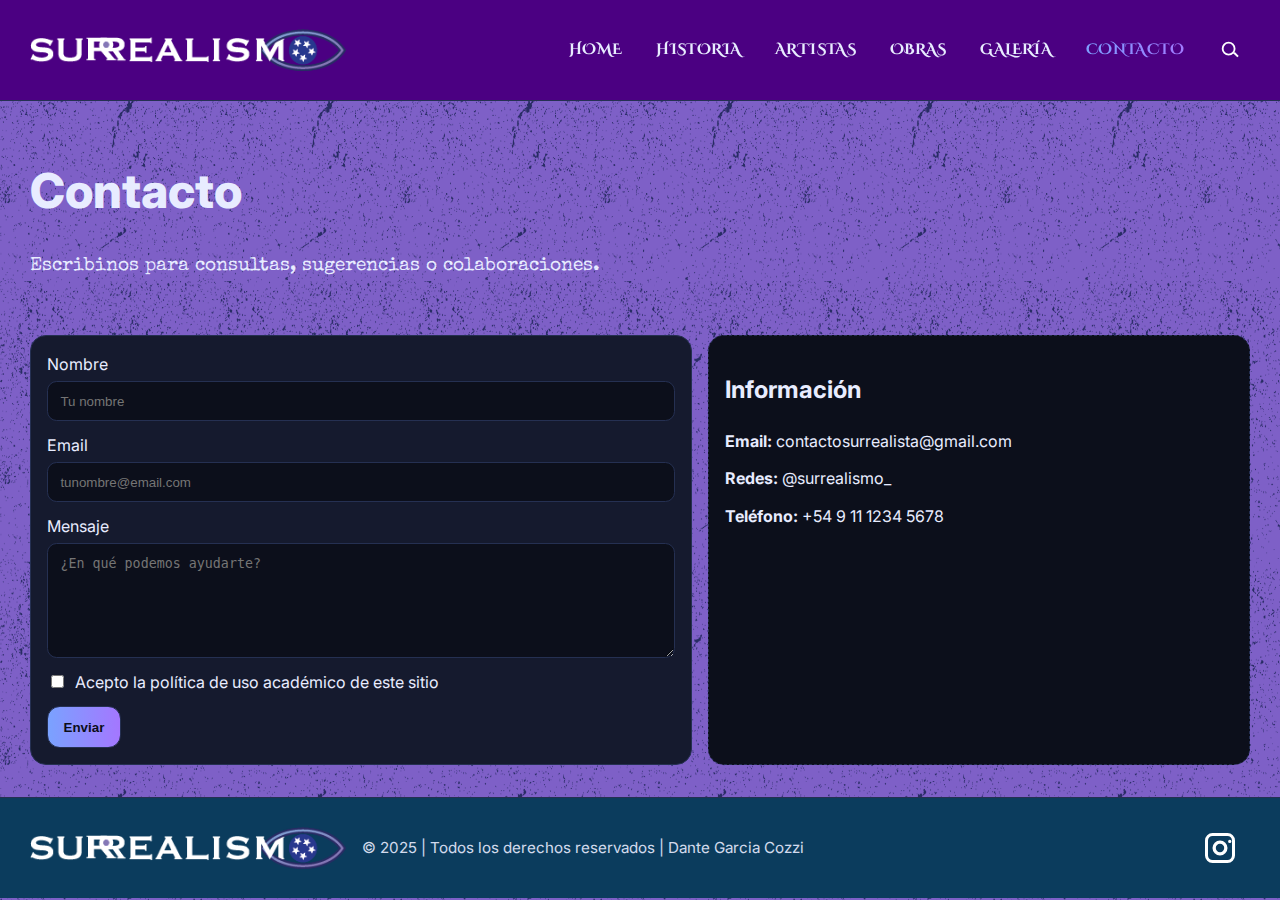
<file: Pages/contacto.html>
<!doctype html>
<html lang="es">
<head>
  <meta charset="utf-8">
  <meta name="viewport" content="width=device-width, initial-scale=1">
  <title>Contacto · Surrealismo</title>
  <meta name="description" content="Biblioteca web sobre el surrealismo: artistas, obras, manifiesto y recursos.">
  <link rel="preconnect" href="https://fonts.googleapis.com">
  <link rel="preconnect" href="https://fonts.gstatic.com" crossorigin>
  <link href="https://fonts.googleapis.com/css2?family=Nosifer&display=swap" rel="stylesheet">
<link href="https://fonts.googleapis.com/css2?family=Cinzel+Decorative:wght@400;700;900&display=swap" rel="stylesheet">
  <link href="https://fonts.googleapis.com/css2?family=Inter:wght@300;400;600;700;800&display=swap" rel="stylesheet">
  <link href="https://fonts.googleapis.com/css2?family=Special+Elite&display=swap" rel="stylesheet">
  <link rel="stylesheet" href="../css/styles.css">
 <link rel="icon" type="image/png" href="../../Fuentes/Isotipo.png?v=1">

</head>
<body>
  <a class="skip-link" href="#contenido">Saltar al contenido</a>
  <header class="site-header">
  <div class="wrap row between center">
    <a class="brand" href="../index.html" aria-label="Inicio: Surrealismo">
      <!-- Ajustá esta ruta si tu carpeta Fuentes está en otro lugar -->
      <img src="../../Fuentes/Isologotipo.png" alt="Surrealismo" class="logo" />
    </a>

    <nav aria-label="Principal">
      <button class="nav-toggle" aria-expanded="false" aria-controls="menu">☰</button>

      <ul id="menu" class="nav-list">
        <li><a href="../index.html">Home</a></li>
        <li><a href="historia.html">Historia</a></li>
        <li><a href="artistas.html">Artistas</a></li>
        <li><a href="obras.html">Obras</a></li>
        <li><a href="galeria.html">Galería</a></li>
        <li><a href="contacto.html">Contacto</a></li>
      </ul>

      <!-- Lupa + Buscador -->
      <div class="header-search" data-hs>
        <button class="hs-toggle" aria-label="Abrir buscador" aria-expanded="false" aria-controls="site-search">
          <svg viewBox="0 0 24 24" width="22" height="22" aria-hidden="true">
            <defs>
              <linearGradient id="gradNav" x1="0%" y1="0%" x2="100%" y2="100%">
                <stop offset="0%"  stop-color="#7aa2ff"/>
                <stop offset="100%" stop-color="#a477ff"/>
              </linearGradient>
            </defs>
            <!-- Blanco por defecto (currentColor); gradiente en hover vía CSS -->
            <path d="M10.5 3a7.5 7.5 0 1 1 0 15 7.5 7.5 0 0 1 0-15Zm0 2a5.5 5.5 0 1 0 0 11 5.5 5.5 0 0 0 0-11Zm6.78 9.22 4.25 4.25-1.56 1.56-4.25-4.25 1.56-1.56Z" fill="currentColor"/>
          </svg>
        </button>

        <form id="site-search" class="hs-form" role="search" aria-label="Buscar en el sitio" action="buscar.html" method="get">
          <input class="hs-input" type="search" name="q" placeholder="Encontrá artistas, obras, técnicas..." autocomplete="off" spellcheck="false" aria-label="Ingresá tu búsqueda">
          <button class="hs-submit" aria-label="Buscar">
            <svg viewBox="0 0 24 24" width="20" height="20" aria-hidden="true">
              <path d="M2 21 23 12 2 3v7l15 2-15 2v7z"/>
            </svg>
          </button>
        </form>
      </div>
    </nav>
  </div>
</header>

  <main id="contenido" class="wrap">

    <header class="page-header">
      <h1>Contacto</h1>
      <p class="lede">Escribinos para consultas, sugerencias o colaboraciones.</p>
    </header>

    <section class="contact">
      <form class="form" action="#" method="post" onsubmit="return fakeSubmit(event)">
        <div class="field">
          <label for="nombre">Nombre</label>
          <input id="nombre" name="nombre" type="text" required placeholder="Tu nombre">
        </div>
        <div class="field">
          <label for="email">Email</label>
          <input id="email" name="email" type="email" required placeholder="tunombre@email.com">
        </div>
        <div class="field">
          <label for="mensaje">Mensaje</label>
          <textarea id="mensaje" name="mensaje" rows="6" required placeholder="¿En qué podemos ayudarte?"></textarea>
        </div>
        <div class="field checkbox">
          <input id="acepto" name="acepto" type="checkbox" required>
          <label for="acepto">Acepto la política de uso académico de este sitio</label>
        </div>
        <button type="submit">Enviar</button>
      </form>
      <aside class="contact-aside">
        <h2>Información</h2>
        <ul class="info">
          <li><strong>Email:</strong> contactosurrealista@gmail.com</li>
          <li><strong>Redes:</strong> @surrealismo_</li>
          <li><strong>Teléfono:</strong> +54 9 11 1234 5678</li>
        </ul>
      </aside>
    </section>

  </main>
  <footer class="site-footer">
  <div class="wrap footer-grid">
    <div class="footer-left">
      <a class="footer-brand" href="index.html" aria-label="Inicio: Surrealismo">
        <!-- Usá la misma ruta de imagen que en tu header de index -->
        <img src="../../Fuentes/Isologotipo.png" alt="Surrealismo" class="footer-logo">
      </a>
      <p class="copyright">© 2025 | Todos los derechos reservados | Dante Garcia Cozzi</p>
    </div>

    <div class="footer-right">
      <!-- Instagram (linkearemos después) -->
 <!-- IG: sin borde y con gradiente dorado en hover -->
<a class="social-btn" href="https://www.instagram.com/portfolio.dantecozzi?igsh=MXdsb3ludncxMXF2Zg%3D%3D&utm_source=qr" target="_blank" rel="noopener" aria-label="Instagram · Portfolio">
  <svg viewBox="0 0 24 24" width="26" height="26" aria-hidden="true">
    <defs>
      <!-- gradiente hover: #ffe692 → #ffd447 -->
      <linearGradient id="igGrad" x1="0%" y1="0%" x2="100%" y2="100%">
        <stop offset="0%"  stop-color="#7aa2ff"/>
        <stop offset="100%" stop-color="#a477ff"/>
      </linearGradient>
    </defs>
    <path d="M7 2h10a5 5 0 0 1 5 5v10a5 5 0 0 1-5 5H7a5 5 0 0 1-5-5V7a5 5 0 0 1 5-5Zm0 2a3 3 0 0 0-3 3v10a3 3 0 0 0 3 3h10a3 3 0 0 0 3-3V7a3 3 0 0 0-3-3H7Zm5 3a5 5 0 1 1 0 10 5 5 0 0 1 0-10Zm0 2.2a2.8 2.8 0 1 0 0 5.6 2.8 2.8 0 0 0 0-5.6ZM18.5 6.5a1.1 1.1 0 1 1 0 2.2 1.1 1.1 0 0 1 0-2.2Z"/>
  </svg>
</a>

    </div>
  </div>
</footer>

  <script src="../js/main.js"></script>
</body>
</html>
</file>
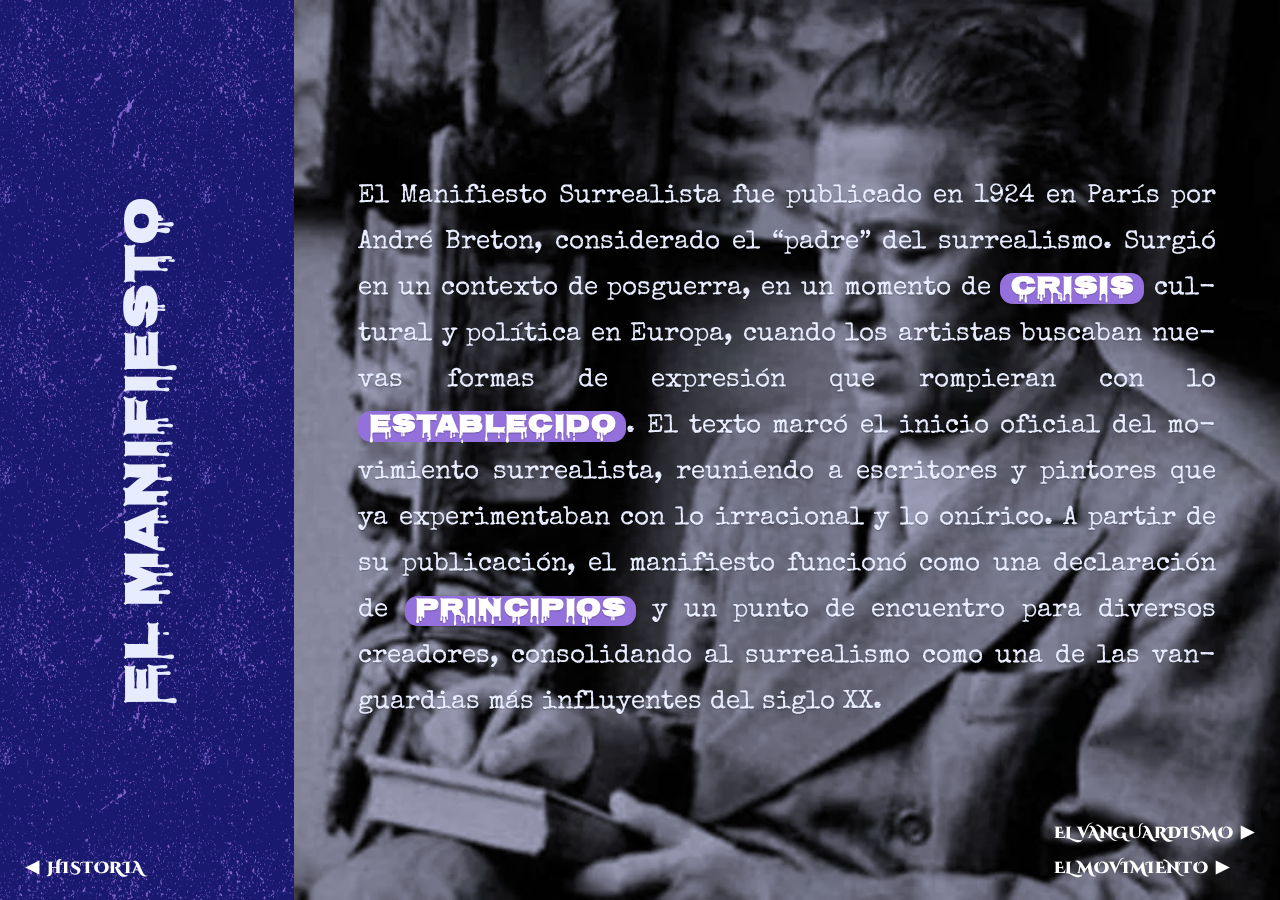
<file: Pages/el manifiesto.html>
<!doctype html>
<html lang="es">
<head>
  <meta charset="utf-8" />
  <meta name="viewport" content="width=device-width, initial-scale=1" />
  <title>El manifiesto · Surrealismo</title>

  <!-- Fuentes -->
  <link rel="preconnect" href="https://fonts.googleapis.com">
  <link rel="preconnect" href="https://fonts.gstatic.com" crossorigin>
  <link href="https://fonts.googleapis.com/css2?family=Nosifer&family=Special+Elite&display=swap" rel="stylesheet">
  <link href="https://fonts.googleapis.com/css2?family=Cinzel+Decorative:wght@400;700;900&display=swap" rel="stylesheet">
<link rel="icon" type="image/png" href="../../Fuentes/Isotipo.png?v=1">
  <style>
    :root{
      --lila:#191970;          /* overlay violeta/azulado */
      --franja:#191970;        /* azul de la franja */
      --lado-w: clamp(220px, 23vw, 320px);
      --texto:#e8ecff;
    }
    *{box-sizing:border-box}
    html,body{height:100%;margin:0}
    body{
      background:#000;
      color:var(--texto);
      font-family: system-ui, -apple-system, Segoe UI, Roboto, Arial, sans-serif;
    }

    /* Layout: franja izquierda fija + área derecha con fondo */
    .page{
      min-height:100dvh;
      display:grid;
      grid-template-columns: var(--lado-w) 1fr;
    }

       /* Franja izquierda */
  .side{
  /* ya lo tenés */
  background: var(--franja);
  display:grid;
  place-items:center;
  padding:1rem;

  /* nuevo para alojar la capa de textura */
  position: relative;
  isolation: isolate;
  }
  .side::before{
  content:"";
  position:absolute; inset:0;
  z-index:0;                 /* debajo del h1 */
  background:#9370db;        /* color de la textura (lila) */
  opacity:.85;               /* ajustá intensidad si querés */
  pointer-events:none;
  /* la imagen sólo como MÁSCARA → coloreamos con el background */
  -webkit-mask-image: url("../../Fuentes/textura-ai.png");
          mask-image: url("../../Fuentes/textura-ai.png");
  -webkit-mask-size: 200px;  /* “pequeña”, como el fondo del sitio */
          mask-size: 200px;
  -webkit-mask-repeat: repeat;
          mask-repeat: repeat;
  -webkit-mask-position: 0 0;
          mask-position: 0 0;
}
    /* Título vertical centrado (de abajo hacia arriba) */
    .side h1{
      margin:0;
      font-family:'Nosifer', cursive;
      font-size: clamp(1.8rem, 4.6vw, 3rem);
      line-height:1;
      writing-mode: vertical-rl;
      text-orientation: mixed;
      letter-spacing:.03em;
      text-align:center;
      transform: rotate(180deg);
      transform-origin: center;
      position: relative;
      z-index: 1;
    }

    /* Panel derecho con imagen de fondo y overlay */
    .hero{
      display:flex;
      position:relative;
      isolation:isolate;
      background: url("../img/Fondo el manifiesto.webp") center/cover no-repeat;
      align-items: center;        /* centra VERTICALMENTE el contenido */
      justify-content: flex-start;/* mantiene el texto a la izquierda */
      min-height: 100dvh;
    }
    .hero::after{
      content:"";
      position:absolute; inset:0;
      background: var(--lila);
      opacity:.35;               /* intensidad del overlay */
      mix-blend-mode:multiply;   /* “entintado” */
      z-index:-1;
    }

    /* Texto sobre la imagen */
    .copy{
      max-width: min(78ch, 90%);
      margin-inline: clamp(1rem, 5vw, 4rem);
      margin-block: 0;
      font-family: 'Special Elite', cursive;
      font-size: clamp(1.15rem, 2.2vw, 1.6rem);
      line-height: 1.8;
      text-shadow: 0 1px 1px rgba(0,0,0,.25);
      text-align: justify;
      text-justify: inter-word;
      hyphens: auto;
    }
    .nosifer-pill{
      display: inline-block;
      padding: .1em .4em;
      border-radius: .5em;
      background: #9370db;
      color: #ffffff;
      font-family: 'Nosifer', cursive;  
      font-weight: 700;
      text-transform: uppercase;
      letter-spacing: .4px;
      line-height: 1;
      vertical-align: baseline;
      white-space: nowrap;
    }

    /* ===== Botones de navegación (flotantes, solo texto) ===== */
    .page-nav__left,
    .page-nav__right{
      position: fixed;
      bottom: 20px;
      z-index: 5;
    }
    .page-nav__left{ left: 20px; }
    .page-nav__right{ right: 20px; display: grid; gap: 10px; }

    .btn-nav{
      display: inline-flex;
      align-items: center;
      gap: .5rem;
      padding: .25rem .35rem;            /* mínimo para clic cómodo sin “caja” visual */
      background: transparent;           /* sin fondo */
      border: 0;                         /* sin borde */
      color: #ffffff;                    /* blanco base */
      font-weight: 800;
      font-family: "Cinzel Decorative", serif;
      text-transform: uppercase;
      letter-spacing: .4px;
      text-decoration: none;
      line-height: 1;
      cursor: pointer;
      transition: color .2s ease, text-shadow .2s ease;
    }
    .btn-nav .tri{ font-size: 1.05em; line-height: 1; } /* flechas como texto */
    .btn-nav:hover,
    .btn-nav:focus-visible{
      background-image: linear-gradient(90deg, #7aa2ff, #a477ff);
      -webkit-background-clip: text;
      background-clip: text;
      color: transparent;
      -webkit-text-fill-color: transparent;
      text-shadow: none;
      outline: none;
    }
    .btn-nav:focus-visible{
      box-shadow: 0 0 0 2px rgba(122,162,255,.45);
      border-radius: 6px; /* sólo para el anillo */
    }
    @media (max-width: 720px){
      .page-nav__left{ left: 12px; bottom: 12px; }
      .page-nav__right{ right: 12px; bottom: 12px; gap: 8px; }
    }
  </style>
</head>
<body>
  <main class="page" role="main">
    <aside class="side" aria-label="Sección lateral">
      <h1>El manifiesto</h1>
    </aside>

    <section class="hero" aria-label="Introducción">
      <p class="copy">
        El Manifiesto Surrealista fue publicado en 1924 en París por André Breton, considerado el “padre” del surrealismo. Surgió en un contexto de posguerra, en un momento de
        <span class="nosifer-pill">crisis</span>
        cultural y política en Europa, cuando los artistas buscaban nuevas formas de expresión que rompieran con lo
        <span class="nosifer-pill">establecido</span>.
        El texto marcó el inicio oficial del movimiento surrealista, reuniendo a escritores y pintores que ya experimentaban con lo irracional y lo onírico. A partir de su publicación, el manifiesto funcionó como una declaración de
        <span class="nosifer-pill">principios</span>
        y un punto de encuentro para diversos creadores, consolidando al surrealismo como una de las vanguardias más influyentes del siglo XX.
      </p>
    </section>
  </main>

  <!-- Navegación inferior -->
  <div class="page-nav__left">
    <a class="btn-nav" href="historia.html" aria-label="Volver a Historia">
      <span class="tri">◀</span> Historia
    </a>
  </div>

  <div class="page-nav__right">
    <a class="btn-nav" href="el vanguardismo.html" aria-label="Ir a: El vanguardismo">
      El vanguardismo <span class="tri">▶</span>
    </a>
    <a class="btn-nav" href="el movimiento.html" aria-label="Ir a: El movimiento">
      El movimiento <span class="tri">▶</span>
    </a>
  </div>
</body>
</html>
</file>
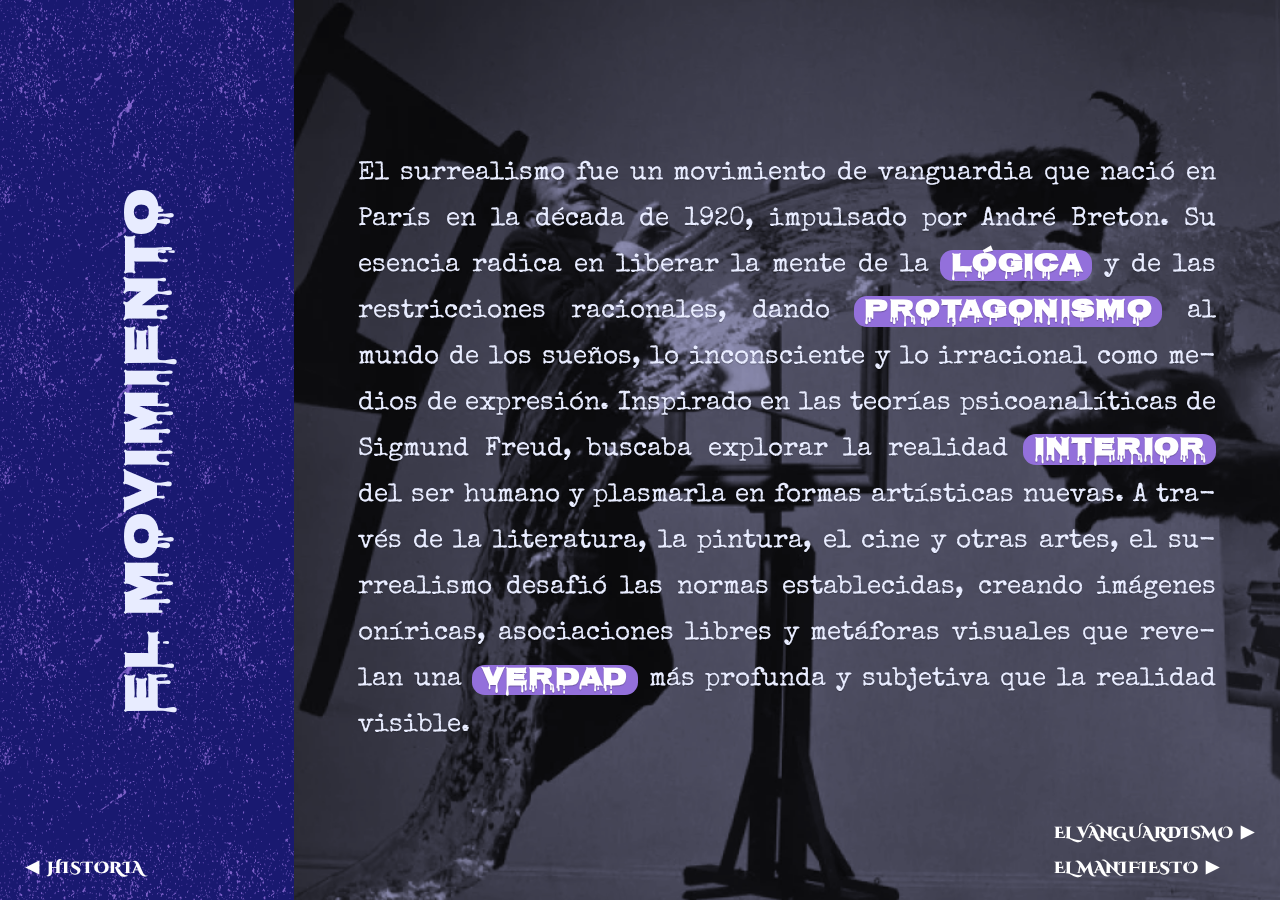
<file: Pages/el movimiento.html>
<!doctype html>
<html lang="es">
<head>
  <meta charset="utf-8" />
  <meta name="viewport" content="width=device-width, initial-scale=1" />
  <title>El movimiento · Surrealismo</title>

  <!-- Fuentes -->
  <link rel="preconnect" href="https://fonts.googleapis.com">
  <link rel="preconnect" href="https://fonts.gstatic.com" crossorigin>
  <link href="https://fonts.googleapis.com/css2?family=Nosifer&family=Special+Elite&display=swap" rel="stylesheet">
  <link href="https://fonts.googleapis.com/css2?family=Cinzel+Decorative:wght@400;700;900&display=swap" rel="stylesheet">
<link rel="icon" type="image/png" href="../../Fuentes/Isotipo.png?v=1">
  <style>
    :root{
      --lila:#191970;          /* overlay violeta */
      --franja:#191970;        /* azul de la franja */
      --lado-w: clamp(220px, 23vw, 320px);
      --texto:#e8ecff;
    }
    *{box-sizing:border-box}
    html,body{height:100%;margin:0}
    body{
      background:#000;
      color:var(--texto);
      font-family: system-ui, -apple-system, Segoe UI, Roboto, Arial, sans-serif;
    }

    /* Layout: franja izquierda fija + área derecha con fondo */
    .page{
      min-height:100dvh;
      display:grid;
      grid-template-columns: var(--lado-w) 1fr;
    }

    /* Franja izquierda */
  .side{
  /* ya lo tenés */
  background: var(--franja);
  display:grid;
  place-items:center;
  padding:1rem;
  /* nuevo para alojar la capa de textura */
  position: relative;
  isolation: isolate;
  }
  .side::before{
  content:"";
  position:absolute; inset:0;
  z-index:0;                 /* debajo del h1 */
  background:#9370db;        /* color de la textura (lila) */
  opacity:.85;               /* ajustá intensidad si querés */
  pointer-events:none;
  /* la imagen sólo como MÁSCARA → coloreamos con el background */
  -webkit-mask-image: url("../../Fuentes/textura-ai.png");
          mask-image: url("../../Fuentes/textura-ai.png");
  -webkit-mask-size: 200px;  /* “pequeña”, como el fondo del sitio */
          mask-size: 200px;
  -webkit-mask-repeat: repeat;
          mask-repeat: repeat;
  -webkit-mask-position: 0 0;
          mask-position: 0 0;
}
    /* Título vertical centrado (de abajo hacia arriba) */
    .side h1{
      margin:0;
      font-family:'Nosifer', cursive;
      font-size: clamp(1.8rem, 4.6vw, 3rem);
      line-height:1;
      writing-mode: vertical-rl;
      text-orientation: mixed;
      letter-spacing:.03em;
      text-align:center;
      transform: rotate(180deg);
      transform-origin: center;
      position: relative;
      z-index: 1;
    }
    /* Panel derecho con imagen de fondo y overlay */
    .hero{
      display:flex;
      position:relative;
      isolation:isolate;
      background: url("../img/Fondo\ el\ movimiento.jpeg") center/cover no-repeat;
      align-items: center;        /* centra VERTICALMENTE el contenido */
      justify-content: flex-start;/* mantiene el texto a la izquierda */
      min-height: 100dvh;
    }
    .hero::after{
      content:"";
      position:absolute; inset:0;
      background: var(--lila);
      opacity:.45;              /* intensidad del violeta */
      mix-blend-mode:multiply;  /* violeta “entintado” */
      z-index:-1;
    }

    /* Texto sobre la imagen */
    .copy{
      max-width: min(78ch, 90%);
      margin-inline: clamp(1rem, 5vw, 4rem);
      margin-block: 0;
      font-family: 'Special Elite', cursive;
      font-size: clamp(1.15rem, 2.2vw, 1.6rem);
      line-height: 1.8;
      text-shadow: 0 1px 1px rgba(0,0,0,.25);
      text-align: justify;
      text-justify: inter-word;
      hyphens: auto;
    }
    .nosifer-pill{
      display: inline-block;
      padding: .1em .4em;
      border-radius: .5em;
      background: #9370db;
      color: #ffffff;
      font-family: 'Nosifer', cursive;  
      font-weight: 700;
      text-transform: uppercase;
      letter-spacing: .4px;
      line-height: 1;
      vertical-align: baseline;
      white-space: nowrap;
    }

    /* ===== Botones de navegación (flotantes, solo texto) ===== */
    .page-nav__left,
    .page-nav__right{
      position: fixed;
      bottom: 20px;
      z-index: 5;
    }
    .page-nav__left{ left: 20px; }
    .page-nav__right{ right: 20px; display: grid; gap: 10px; }

    .btn-nav{
      display: inline-flex;
      align-items: center;
      gap: .5rem;
      padding: .25rem .35rem;            /* mínimo para clic cómodo sin “caja” visual */
      background: transparent;           /* sin fondo */
      border: 0;                         /* sin borde */
      color: #ffffff;                    /* blanco base */
      font-weight: 800;
      font-family: "Cinzel Decorative", serif;
      text-transform: uppercase;
      letter-spacing: .4px;
      text-decoration: none;
      line-height: 1;
      cursor: pointer;
      transition: color .2s ease, text-shadow .2s ease;
    }
    /* Las flechas son texto, heredan el estilo del botón */
    .btn-nav .tri{ font-size: 1.05em; line-height: 1; }
    /* Hover/focus: degradado aplicado al TEXTO (no al fondo) */
    .btn-nav:hover,
    .btn-nav:focus-visible{
      background-image: linear-gradient(90deg, #7aa2ff, #a477ff);
      -webkit-background-clip: text;
      background-clip: text;
      color: transparent;
      -webkit-text-fill-color: transparent;
      text-shadow: none;
      outline: none;
    }
    /* Accesibilidad: anillo discreto solo en teclado */
    .btn-nav:focus-visible{
      box-shadow: 0 0 0 2px rgba(122,162,255,.45);
      border-radius: 6px; /* sólo para el anillo, no hay caja visual normal */
    }
    /* Responsive */
    @media (max-width: 720px){
      .page-nav__left{ left: 12px; bottom: 12px; }
      .page-nav__right{ right: 12px; bottom: 12px; gap: 8px; }
    }
  </style>
</head>
<body>
  <main class="page" role="main">
    <aside class="side" aria-label="Sección lateral">
      <h1>El movimiento</h1>
    </aside>

    <section class="hero" aria-label="Introducción">
      <p class="copy">
        El surrealismo fue un movimiento de vanguardia que nació en París en la década de 1920, impulsado por André Breton. Su esencia radica en liberar la mente de la
        <span class="nosifer-pill">lógica</span>
        y de las restricciones racionales, dando
        <span class="nosifer-pill">protagonismo</span>
        al mundo de los sueños, lo inconsciente y lo irracional como medios de expresión. Inspirado en las teorías psicoanalíticas de Sigmund Freud, buscaba explorar la realidad
        <span class="nosifer-pill">interior</span>
        del ser humano y plasmarla en formas artísticas nuevas. A través de la literatura, la pintura, el cine y otras artes, el surrealismo desafió las normas establecidas, creando imágenes oníricas, asociaciones libres y metáforas visuales que revelan una
        <span class="nosifer-pill">verdad</span>
        más profunda y subjetiva que la realidad visible.
      </p>
    </section>
  </main>

  <!-- Navegación inferior -->
  <div class="page-nav__left">
    <a class="btn-nav" href="historia.html" aria-label="Volver a Historia">
      <span class="tri">◀</span> Historia
    </a>
  </div>

  <div class="page-nav__right">
    <a class="btn-nav" href="el vanguardismo.html" aria-label="Ir a: El vanguardismo">
      El vanguardismo <span class="tri">▶</span>
    </a>

    <a class="btn-nav" href="el manifiesto.html" aria-label="Ir a: El manifiesto">
      El manifiesto <span class="tri">▶</span>
    </a>
  </div>
</body>
</html>
</file>
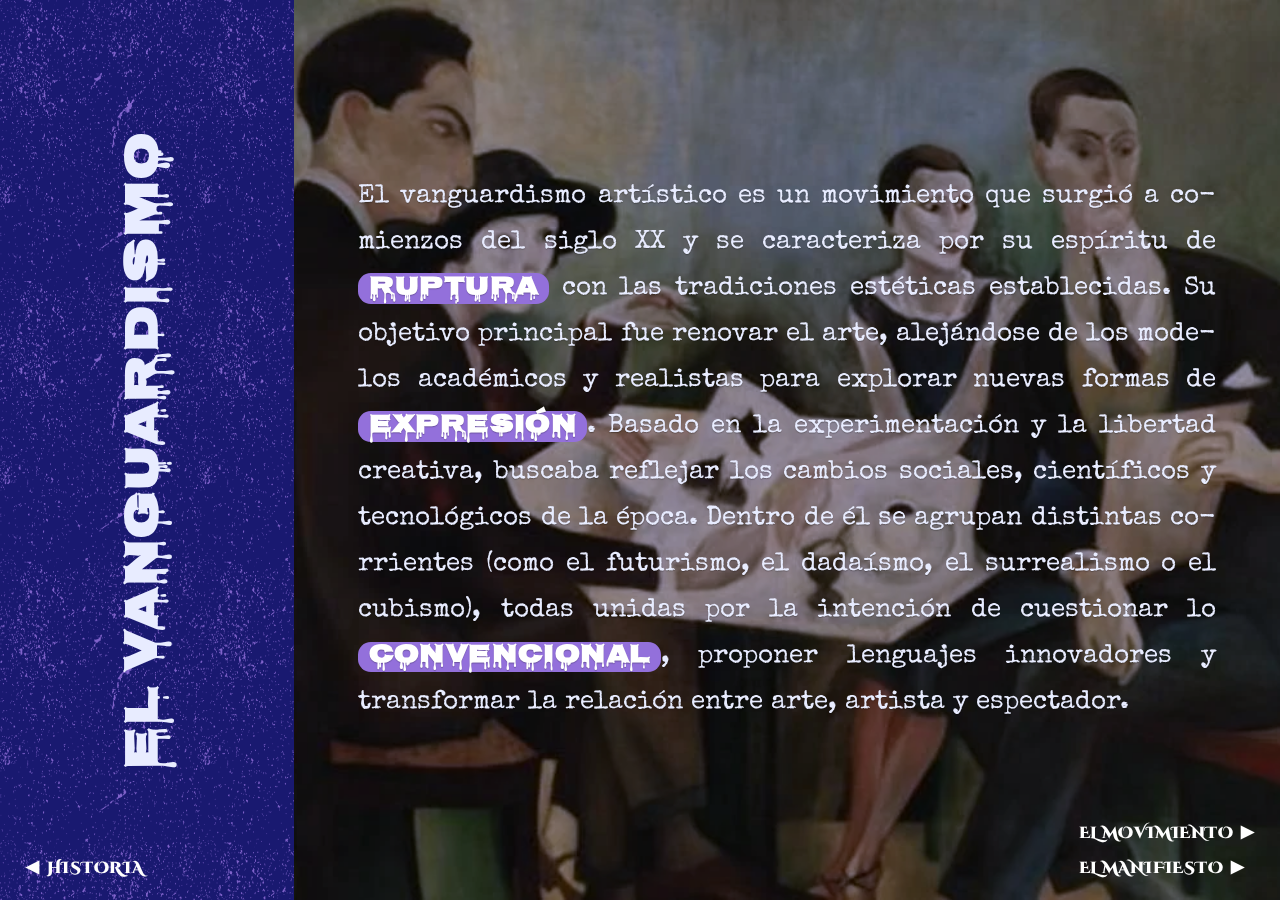
<file: Pages/el vanguardismo.html>
<!doctype html>
<html lang="es">
<head>
  <meta charset="utf-8" />
  <meta name="viewport" content="width=device-width, initial-scale=1" />
  <title>El vanguardismo · Surrealismo</title>

  <!-- Fuentes -->
  <link rel="preconnect" href="https://fonts.googleapis.com">
  <link rel="preconnect" href="https://fonts.gstatic.com" crossorigin>
  <link href="https://fonts.googleapis.com/css2?family=Nosifer&family=Special+Elite&display=swap" rel="stylesheet">
  <link href="https://fonts.googleapis.com/css2?family=Cinzel+Decorative:wght@400;700;900&display=swap" rel="stylesheet">
 <link rel="icon" type="image/png" href="../../Fuentes/Isotipo.png?v=1">

  <style>
    :root{
      --lila:#191970;          
      --franja:#191970;        /* azul de la franja */
      --lado-w: clamp(220px, 23vw, 320px);
      --texto:#e8ecff;
    }
    *{box-sizing:border-box}
    html,body{height:100%;margin:0}
    body{
      background:#000;
      color:var(--texto);
      font-family: system-ui, -apple-system, Segoe UI, Roboto, Arial, sans-serif;
    }
    /* Layout: franja izquierda fija + área derecha con fondo */
    .page{
      min-height:100dvh;
      display:grid;
      grid-template-columns: var(--lado-w) 1fr;
    }
    /* Franja izquierda */
  .side{
  /* ya lo tenés */
  background: var(--franja);
  display:grid;
  place-items:center;
  padding:1rem;
  /* nuevo para alojar la capa de textura */
  position: relative;
  isolation: isolate;
  }
  .side::before{
  content:"";
  position:absolute; inset:0;
  z-index:0;                 /* debajo del h1 */
  background:#9370db;        /* color de la textura (lila) */
  opacity:.85;               /* ajustá intensidad si querés */
  pointer-events:none;
  /* la imagen sólo como MÁSCARA → coloreamos con el background */
  -webkit-mask-image: url("../../Fuentes/textura-ai.png");
          mask-image: url("../../Fuentes/textura-ai.png");
  -webkit-mask-size: 200px;  /* “pequeña”, como el fondo del sitio */
          mask-size: 200px;
  -webkit-mask-repeat: repeat;
          mask-repeat: repeat;
  -webkit-mask-position: 0 0;
          mask-position: 0 0;
}
    /* Título vertical centrado (de abajo hacia arriba) */
    .side h1{
      margin:0;
      font-family:'Nosifer', cursive;
      font-size: clamp(1.8rem, 4.6vw, 3rem);
      line-height:1;
      writing-mode: vertical-rl;
      text-orientation: mixed;
      letter-spacing:.03em;
      text-align:center;
      transform: rotate(180deg);
      transform-origin: center;
      position: relative;
      z-index: 1;
    }
    /* Panel derecho con imagen de fondo y overlay */
    .hero{
      display:flex;
      position:relative;
      isolation:isolate;
      background: url("../img/Fondo\ el\ vanguardismo.webp") center/cover no-repeat;
      align-items: center;        /* centra VERTICALMENTE el contenido */
      justify-content: flex-start;/* mantiene el texto a la izquierda */
      min-height: 100dvh;
    }
    .hero::after{
      content:"";
      position:absolute; inset:0;
      background: var(--lila);
      opacity:.45;
      mix-blend-mode:multiply;
      z-index:-1;
    }
    /* Texto sobre la imagen */
    .copy{
      max-width: min(78ch, 90%);
      margin-inline: clamp(1rem, 5vw, 4rem);
      margin-block: 0;
      font-family: 'Special Elite', cursive;
      font-size: clamp(1.15rem, 2.2vw, 1.6rem);
      line-height: 1.8;
      text-shadow: 0 1px 1px rgba(0,0,0,.25);
      text-align: justify;
      text-justify: inter-word;
      hyphens: auto;
    }
    .nosifer-pill{
      display: inline-block;
      padding: .1em .4em;
      border-radius: .5em;
      background: #9370db;
      color: #ffffff;
      font-family: 'Nosifer', cursive;
      font-weight: 700;
      text-transform: uppercase;
      letter-spacing: .4px;
      line-height: 1;
      vertical-align: baseline;
      white-space: nowrap;
    }
    /* ===== Botones de navegación (flotantes, solo texto) ===== */
.page-nav__left,
.page-nav__right{
  position: fixed;
  bottom: 20px;
  z-index: 5;
}
.page-nav__left{ left: 20px; }
.page-nav__right{ right: 20px; display: grid; gap: 10px; }

.btn-nav{
  display: inline-flex;
  align-items: center;
  gap: .5rem;
  padding: .25rem .35rem;            /* mínimo para clic cómodo sin “caja” visual */
  background: transparent;           /* sin fondo */
  border: 0;                         /* sin borde */
  color: #ffffff;                    /* blanco base */
  font-weight: 800;
  font-family: "Cinzel Decorative", serif;
  text-transform: uppercase;
  letter-spacing: .4px;
  text-decoration: none;
  line-height: 1;
  cursor: pointer;
  transition: color .2s ease, text-shadow .2s ease;
}
/* Las flechas son texto, heredan el estilo del botón */
.btn-nav .tri{ font-size: 1.05em; line-height: 1; }
/* Hover/focus: degradado aplicado al TEXTO (no al fondo) */
.btn-nav:hover,
.btn-nav:focus-visible{
  background-image: linear-gradient(90deg, #7aa2ff, #a477ff);
  -webkit-background-clip: text;
  background-clip: text;
  color: transparent;
  -webkit-text-fill-color: transparent;
  text-shadow: none;
  outline: none;
}
/* Accesibilidad: anillo discreto solo en teclado */
.btn-nav:focus-visible{
  box-shadow: 0 0 0 2px rgba(122,162,255,.45);
  border-radius: 6px; /* sólo para el anillo, no hay caja visual normal */
}
/* Responsive */
@media (max-width: 720px){
  .page-nav__left{ left: 12px; bottom: 12px; }
  .page-nav__right{ right: 12px; bottom: 12px; gap: 8px; }
}
  </style>
</head>
<body>
  <main class="page" role="main">
    <aside class="side" aria-label="Sección lateral">
      <h1>El vanguardismo</h1>
    </aside>

    <section class="hero" aria-label="Introducción">
      <p class="copy">
        El vanguardismo artístico es un movimiento que surgió a comienzos del siglo XX y se caracteriza por su espíritu de 
        <span class="nosifer-pill">ruptura</span> con las tradiciones estéticas establecidas. Su objetivo principal fue renovar el arte, alejándose de los modelos académicos y realistas para explorar nuevas formas de 
        <span class="nosifer-pill">expresión</span>. Basado en la experimentación y la libertad creativa, buscaba reflejar los cambios sociales, científicos y tecnológicos de la época. Dentro de él se agrupan distintas corrientes (como el futurismo, el dadaísmo, el surrealismo o el cubismo), todas unidas por la intención de cuestionar lo <span class="nosifer-pill">convencional</span>, proponer lenguajes innovadores y transformar la relación entre arte, artista y espectador.
      </p>
    </section>
  </main>

  <!-- Navegación inferior -->
  <div class="page-nav__left">
    <a class="btn-nav" href="historia.html" aria-label="Volver a Historia">
      <!-- Triángulo lleno apuntando a la izquierda -->
      <span class="tri">◀</span> Historia
    </a>
  </div>

  <div class="page-nav__right">
    <a class="btn-nav" href="el movimiento.html" aria-label="Ir a: El movimiento">
      <!-- Triángulo lleno apuntando a la derecha -->
      El movimiento <span class="tri">▶</span>
    </a>

    <a class="btn-nav" href="el manifiesto.html" aria-label="Ir a: El manifiesto">
      El manifiesto <span class="tri">▶</span>
    </a>
  </div>
</body>
</html>
</file>
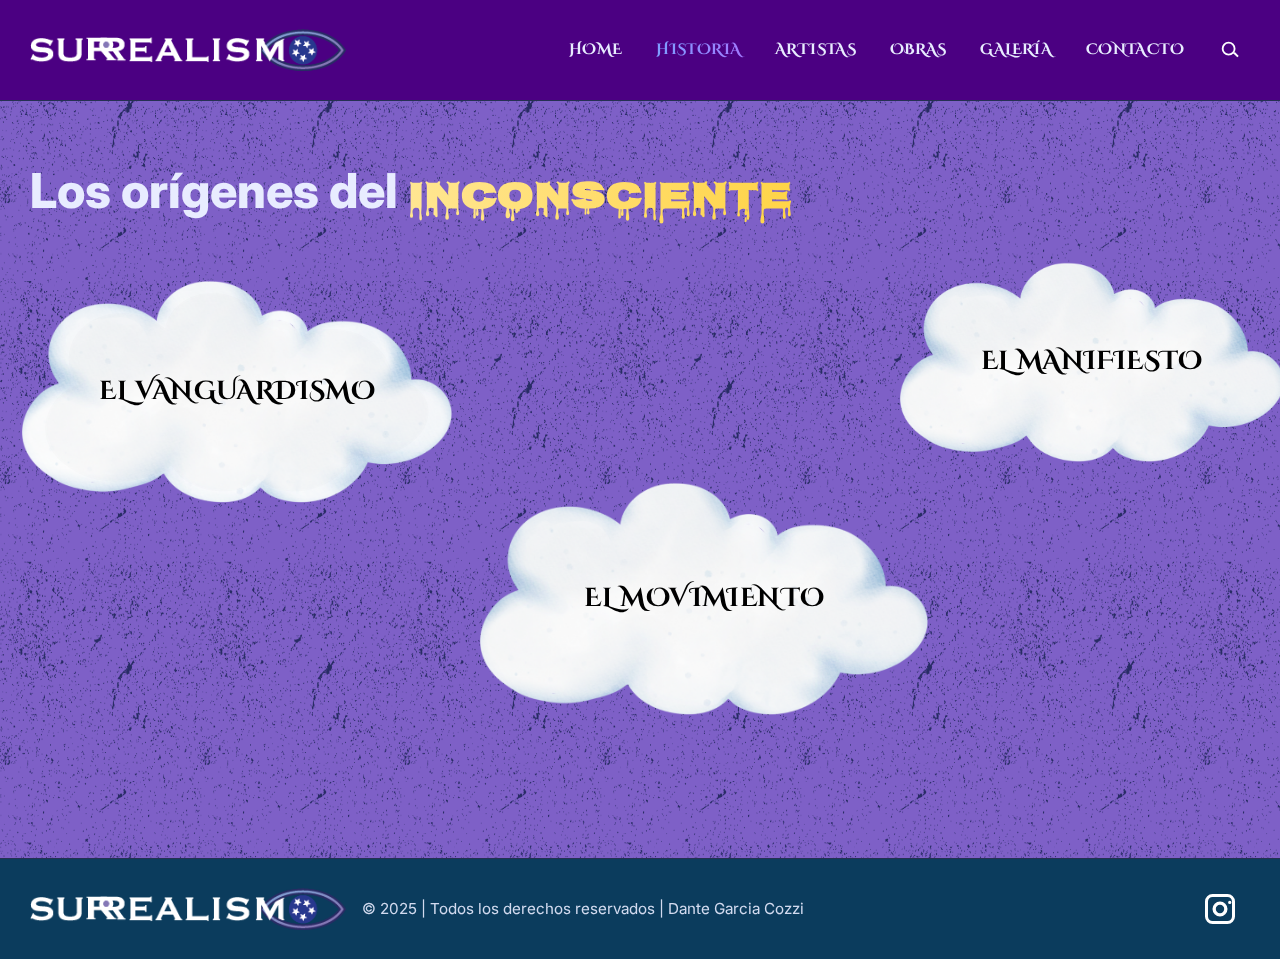
<file: Pages/historia.html>
<!doctype html>
<html lang="es">
<head>
  <meta charset="utf-8">
  <meta name="viewport" content="width=device-width, initial-scale=1">
  <title>Historia · Surrealismo</title>
  <meta name="description" content="Biblioteca web sobre el surrealismo: artistas, obras, manifiesto y recursos.">

  <!-- Fuentes -->
  <link rel="preconnect" href="https://fonts.googleapis.com">
  <link rel="preconnect" href="https://fonts.gstatic.com" crossorigin>
  <link href="https://fonts.googleapis.com/css2?family=Inter:wght@300;400;600;700;800&display=swap" rel="stylesheet">
  <link href="https://fonts.googleapis.com/css2?family=Nosifer&display=swap" rel="stylesheet">
  <link href="https://fonts.googleapis.com/css2?family=Cinzel+Decorative:wght@400;700;900&display=swap" rel="stylesheet">
  <link href="https://fonts.googleapis.com/css2?family=Special+Elite&display=swap" rel="stylesheet">

  <!-- Tu CSS general -->
  <link rel="stylesheet" href="../css/styles.css">
  <link rel="icon" type="image/png" href="../../Fuentes/Isotipo.png?v=1">

</head>
<body>
  <a class="skip-link" href="#contenido">Saltar al contenido</a>

  <header class="site-header">
    <div class="wrap row between center">
      <a class="brand" href="../index.html" aria-label="Inicio: Surrealismo">
        <img src="../../Fuentes/Isologotipo.png" alt="Surrealismo" class="logo" />
      </a>

      <nav aria-label="Principal">
        <button class="nav-toggle" aria-expanded="false" aria-controls="menu">☰</button>

        <ul id="menu" class="nav-list">
          <li><a href="../index.html">Home</a></li>
          <li><a class="active" href="historia.html">Historia</a></li>
          <li><a href="artistas.html">Artistas</a></li>
          <li><a href="obras.html">Obras</a></li>
          <li><a href="galeria.html">Galería</a></li>
          <li><a href="contacto.html">Contacto</a></li>
        </ul>

        <!-- Lupa + Buscador -->
        <div class="header-search" data-hs>
          <button class="hs-toggle" aria-label="Abrir buscador" aria-expanded="false" aria-controls="site-search">
            <svg viewBox="0 0 24 24" width="22" height="22" aria-hidden="true">
              <defs>
                <linearGradient id="gradNav" x1="0%" y1="0%" x2="100%" y2="100%">
                  <stop offset="0%"  stop-color="#7aa2ff"/>
                  <stop offset="100%" stop-color="#a477ff"/>
                </linearGradient>
              </defs>
              <path d="M10.5 3a7.5 7.5 0 1 1 0 15 7.5 7.5 0 0 1 0-15Zm0 2a5.5 5.5 0 1 0 0 11 5.5 5.5 0 0 0 0-11Zm6.78 9.22 4.25 4.25-1.56 1.56-4.25-4.25 1.56-1.56Z" fill="currentColor"/>
            </svg>
          </button>

          <form id="site-search" class="hs-form" role="search" aria-label="Buscar en el sitio"
                action="buscar.html" method="get">
            <input class="hs-input" type="search" name="q"
                   placeholder="Encontrá artistas, obras, técnicas..."
                   autocomplete="off" spellcheck="false" aria-label="Ingresá tu búsqueda">
            <button class="hs-submit" aria-label="Buscar">
              <svg viewBox="0 0 24 24" width="20" height="20" aria-hidden="true">
                <path d="M2 21 23 12 2 3v7l15 2-15 2v7z"/>
              </svg>
            </button>
          </form>
        </div>
      </nav>
    </div>
  </header>

  <main id="contenido" class="wrap historia">
    <header class="page-header">
      <h1>Los orígenes del <span class="accent">inconsciente</span></h1>
    </header>

    <!-- Nubes clickeables -->
    <section class="clouds">
      <!-- IZQUIERDA → el vanguardismo.html -->
      <figure class="cloud cloud--left">
        <img src="../../Fuentes/Nube.png" alt="" aria-hidden="true">
        <span class="cloud-title">El vanguardismo</span>
        <span class="cloud-rain" aria-hidden="true"></span>
        <a class="cloud-hotspot" href="el vanguardismo.html" aria-label="Ir a: El vanguardismo"></a>
      </figure>

      <!-- MEDIO → el movimiento.html -->
      <figure class="cloud cloud--middle">
        <img src="../../Fuentes/Nube.png" alt="" aria-hidden="true">
        <span class="cloud-title">El movimiento</span>
        <span class="cloud-rain" aria-hidden="true"></span>
        <a class="cloud-hotspot" href="el movimiento.html" aria-label="Ir a: El movimiento"></a>
      </figure>

      <!-- DERECHA → el manifiesto.html -->
      <figure class="cloud cloud--right">
     <img src="../../Fuentes/Nube.png" alt="" aria-hidden="true">
        <span class="cloud-title">El manifiesto</span>
        <span class="cloud-rain" aria-hidden="true"></span>
        <a class="cloud-hotspot" href="el manifiesto.html" aria-label="Ir a: El manifiesto"></a>
      </figure>
    </section>
  </main>

  <footer class="site-footer">
    <div class="wrap footer-grid">
      <div class="footer-left">
        <a class="footer-brand" href="../index.html" aria-label="Inicio: Surrealismo">
          <img src="../../Fuentes/Isologotipo.png" alt="Surrealismo" class="footer-logo">
        </a>
        <p class="copyright">© 2025 | Todos los derechos reservados | Dante Garcia Cozzi</p>
      </div>

      <div class="footer-right">
        <a class="social-btn" href="https://www.instagram.com/portfolio.dantecozzi?igsh=MXdsb3ludncxMXF2Zg%3D%3D&utm_source=qr" target="_blank" rel="noopener" aria-label="Instagram · Portfolio">
          <svg viewBox="0 0 24 24" width="26" height="26" aria-hidden="true">
            <defs>
              <linearGradient id="igGrad" x1="0%" y1="0%" x2="100%" y2="100%">
                <stop offset="0%"  stop-color="#7aa2ff"/>
                <stop offset="100%" stop-color="#a477ff"/>
              </linearGradient>
            </defs>
            <path d="M7 2h10a5 5 0 0 1 5 5v10a5 5 0 0 1-5 5H7a5 5 0 0 1-5-5V7a5 5 0 0 1 5-5Zm0 2a3 3 0 0 0-3 3v10a3 3 0 0 0 3 3h10a3 3 0 0 0 3-3V7a3 3 0 0 0-3-3H7Zm5 3a5 5 0 1 1 0 10 5 5 0 0 1 0-10Zm0 2.2a2.8 2.8 0 1 0 0 5.6 2.8 2.8 0 0 0 0-5.6ZM18.5 6.5a1.1 1.1 0 1 1 0 2.2 1.1 1.1 0 0 1 0-2.2Z"/>
          </svg>
        </a>
      </div>
    </div>
  </footer>

  <script src="../js/main.js"></script>
</body>
</html>
</file>
<file: css/styles.css>
:root{
  --bg:#9370db;
  --card:#151a2e;
  --muted:#9aa4c7;
  --text:#e8ecff;
  --accent:#7aa2ff;
  --accent-2:#a477ff;
  --line:#253052;
  --header-bg: #4b0082;     /* color del header */
  --footer-bg: #0b3c5d; /* color del footer (por defecto igual al header) */
  --bar-h: 76px;            /* alto unificado header+footer */
  --bar-pad: .75rem;        /* padding vertical unificado */
  --page-x: .25rem;           /* color base para la segunda mitad (levemente distinto) */
  --band-gap-h: 120px; 
--bg-2: #7B5BCF;   /* color de la segunda mitad */
--bg2: var(--bg-2); 
--bg2-tint: .10;  
--car-caption-pos: 85%; /* misma intensidad de tinte en toda la 2ª mitad */
/* alias por compatibilidad con tu CSS actual */
   /* alto de los “espacios libres” separadores */
}
*{box-sizing:border-box}
html,body{margin:0;padding:0;background:var(--bg);color:var(--text);font-family:Inter,system-ui,-apple-system,Segoe UI,Roboto,Arial,sans-serif;line-height:1.5;
  background-color: var(--bg);
  background-image:
    url("../../Fuentes/textura-ai.png"),                    /* textura */
    linear-gradient(rgba(25,25,112,.16), rgba(25,25,112,.16)); /* tinte azul MUY sutil */
  background-repeat: repeat; /* repite el patrón */
  background-size: 200px;
  /* La textura se ve normal, el tinte se mezcla con el lila (leve) */
  background-blend-mode: normal, multiply; }
img{max-width:100%;display:block}
a{color:inherit;text-decoration:none}
.wrap{
  width: 100%;
  max-width: min(1320px, 96vw);
  margin: 0 auto;
  padding: 0 var(--page-x);
}
.row{display:flex;gap:.75rem}
.row.wrap{flex-wrap:wrap}
.row.between{justify-content:space-between}
.center{align-items:center}
.gap{gap:1rem}

.site-header{
  position: sticky;
  top: 0;
  z-index: 40;
  background: var(--header-bg);
  border-bottom: 1px solid var(--line);
  backdrop-filter: none;
  padding-block: var(--bar-pad);
  transition: transform .22s ease;
  will-change: transform;
}
.site-header.header-hidden{
  transform: translateY(-100%);
  pointer-events: none;  /* evita clics cuando está oculto */
}
.site-header .wrap{
  height: var(--bar-h);
  display: flex;
  align-items: center;
  overflow: hidden; /* asegura que nada “estire” la barra */
}

.logo { height: 42px; width: auto; }
.brand { display:flex; align-items:center; padding: .7rem 0; }
.brand-text{font-weight:800;letter-spacing:.5px}
.nav-toggle{display:none;background:transparent;border:1px solid var(--line);border-radius:.75rem;padding:.35rem .6rem;color:var(--text)}
.nav-list{display:flex;list-style:none;gap:.75rem;padding:0;margin:0}
.nav-list a{
  display:block;
  padding:.6rem .55rem;              /* antes 1rem .5rem */
  border-radius:.6rem;
  font-family: "Cinzel Decorative", serif;
  font-weight:700;
  text-transform:uppercase;
  letter-spacing:.4px;
  font-size:.95rem;                  /* antes 1.05rem */
}
/* Link ACTIVO: solo texto en degradado, sin pastilla */
.nav-list a.active{
  background: none; /* sin pill */
  background-image: linear-gradient(90deg, var(--accent), var(--accent-2));
  -webkit-background-clip: text;
  background-clip: text;
  color: transparent;
  -webkit-text-fill-color: transparent; /* compat Safari */
}
/* Hover gradiente en texto de la navegación */
.nav-list a:hover,
.nav-list a:focus-visible{
  background: none; /* sin pill en hover */
  background-image: linear-gradient(90deg, var(--accent), var(--accent-2));
  -webkit-background-clip: text;
  background-clip: text;
  color: transparent; /* deja ver el gradiente */
}
/* Activo con hover/focus: mantener solo el degradado (sin fondo) */
.nav-list a.active:hover,
.nav-list a.active:focus-visible{
  background: none;
  background-image: linear-gradient(90deg, var(--accent), var(--accent-2));
  -webkit-background-clip: text;
  background-clip: text;
  color: transparent;
  -webkit-text-fill-color: transparent;
}

@media (max-width: 800px){
  .nav-toggle{display:block}
  .nav-list{display:none;position:absolute;right:1rem;top:60px;background:var(--card);padding:.5rem;border:1px solid var(--line);border-radius:1rem;flex-direction:column;width:min(240px,80vw)}
  .nav-list.open{display:flex}
}

.skip-link{position:absolute;left:-9999px;top:auto;width:1px;height:1px;overflow:hidden}
.skip-link:focus{left:1rem;top:1rem;width:auto;height:auto;background:var(--card);padding:.5rem 1rem;border-radius:.75rem;border:1px solid var(--line)}

.hero{
  position: relative;
  display: grid;
  grid-template-columns: 2fr 1fr;
  gap: 2rem;
  padding: 2.5rem 0;
  align-items: stretch;        /* ← hace que ambas columnas se estiren al mismo alto */
}
/* === Destacados (columna derecha del hero) === */
.spotlights{
  display:grid;
  grid-template-rows: 1fr 1fr;   /* dos bloques apilados */
  gap: 1rem;
  min-height: 100%;
}
.spotlight{
  position: relative;
  border: 1px solid var(--line);
  border-radius: 1rem;
  overflow: hidden;
  min-height: 240px;             /* podés subir a 260–280 si querés más alto */
  background: #0c0f1b;
}
.spotlight img{
  width: 100%;
  height: 100%;
  object-fit: cover;              /* recorte elegante */
  object-position: center;
  transform: scale(1);            /* para el hover */
  transition: transform .35s ease;
}
.spotlight::after{
  content:"";
  position:absolute;
  inset:0;
  background: linear-gradient(
    to top,
    rgba(11,14,25,.82) 0%,
    rgba(11,14,25,.48) 55%,
    rgba(11,14,25,0) 78%
  );                     /* ← apenas más oscuro que antes */
  z-index: 1;            /* ← overlay debajo del texto */
  pointer-events: none;  /* ← no tapa clics */
}
.spotlight:hover img{ transform: scale(1.05); }
.spotlight-body{
  position:absolute;
  left: 12px;
  right: 12px;
  bottom: 12px;
  display:flex;
  flex-direction:column;
  gap: .15rem;
   z-index: 2;                          /* ← texto por encima del overlay   */
  color: #fff;                         /* seguridad de color               */
  text-shadow: 0 1px 2px rgba(0,0,0,.35); /* mejora legibilidad s/imagen   */
}
.spotlight-body h3{
  margin: 0;
  font-size: .85rem;
  color: var(--muted);
  letter-spacing: .5px;
  text-transform: uppercase;
}
.spotlight-body .title{
  margin: 0;
  font-size: 1.05rem;
  font-weight: 800;
}
.spotlight-cta{
  align-self:flex-end;
  margin-top:.2rem;
  font-weight:700;
  color: white;
  text-decoration: none;
  transition: all 0.3s ease;
}

.spotlight-cta:hover {
  background-image: linear-gradient(90deg, var(--accent), var(--accent-2));
  -webkit-background-clip: text;
  background-clip: text;
  color: transparent;
}
/* Responsive: apilar todo a una columna en móviles */
@media (max-width: 900px){
  .hero{ grid-template-columns: 1fr; }
  .spotlights{
    grid-template-rows: none;
    grid-auto-rows: 200px;   /* alto mínimo de cada tarjeta en móvil */
  }
  .spotlight{ min-height: 200px; }
}
.hero-text h1{
  font-size: clamp(2rem, 4vw, 3rem);
  line-height: 1.1;
  margin: 2rem 0 3.0rem;  /* antes 1rem → ahora más aire debajo del H1 */
}
.hero-text{
  position: relative;
  align-self: stretch;         /* ← la columna izquierda se estira */
  overflow: hidden;            /* ← recorta la mano si sobresale (clip limpio) */
}
/* Mano/automatismo: ocupa exactamente el ancho de la columna de texto */
.auto-gesture{
  position: absolute;
  left: -330px;           /* alinea con borde izq. del texto/h1 */
  right: 0;          /* alinea con borde der. del texto/h1 */
  bottom: -330px;         /* pega al borde inferior del hero (nivel de la 2ª tarjeta) */
  width: 100%;
  height: auto;
  opacity: .92;
  pointer-events: none;
  .auto-gesture{ clip-path: inset(0 0 10px 0); }  /* ajustá el 4px si hace falta */


  /* escala ajustable sin romper bordes (se recorta por overflow del contenedor) */
  --hand-scale: 1.9;            /* subí/bajá este valor si la querés más grande/pequeña */
  transform: scale(var(--hand-scale));
  transform-origin: left bottom; /* crece desde la esquina izq.-inferior */
}
/* === Home: Intro en 3 párrafos (columna izquierda del hero) === */
.hero-intro{
  max-width: 70ch;                  /* ancho cómodo para leer */
  display: grid;
  row-gap: 1.35rem;                 /* espacio entre los 3 bloques */
}
.hero-intro p{
  margin: 0;
  font-family: "Special Elite", cursive;     /* ← NUEVO: tipografía base */
  font-size: clamp(1.15rem, 1.6vw, 1.45rem);
  line-height: 1.75;
  color: #e7ebff;
}
/* Primer bloque: un toque más grande y enfático */
.hero-intro .intro-1{
  font-size: clamp(1.25rem, 2vw, 1.65rem);
  font-weight: 800;
}
/* Tercer bloque: leve énfasis para cierre */
.hero-intro .intro-3{
  font-weight: 700;
}
/* Intro: solo las palabras en Cinzel van en amarillo */
.hero-intro .cinzel{
  font-family: "Cinzel Decorative", serif;
  font-weight: 700;
  color: #ffe692;                 /* amarillo */
  -webkit-text-fill-color: #ffe692; /* por si quedó un fill de un gradiente previo */
  background: none;
  background-image: none;
}

/* Ajuste en móviles: mantiene jerarquía sin que “grite” */
@media (max-width: 900px){
  .hero-intro p{
    font-size: clamp(1.05rem, 2.6vw, 1.25rem);
    line-height: 1.65;
  }
  .hero-intro{ row-gap: 1.1rem; }
}
.accent{background:linear-gradient(90deg,var(--accent),var(--accent-2));-webkit-background-clip:text;background-clip:text;color:transparent}
.hero-text h1 .accent{
  font-family: 'Nosifer', cursive;
  text-transform: uppercase;
  font-size: 0.8em;
  background: linear-gradient(90deg, #ffe692 0%, #ffd447 100%);
  -webkit-background-clip: text;
  background-clip: text;
  color: transparent;
}
.search{display:flex;gap:.5rem;margin-top:1rem}
.search input{flex:1;min-width:0;padding:.9rem 1rem;border-radius:.9rem;border:1px solid var(--line);background:#0c0f1b;color:var(--text)}
.search button{padding:.9rem 1.1rem;border-radius:.9rem;border:1px solid var(--line);background:linear-gradient(90deg,var(--accent),var(--accent-2));color:#0b0e19;font-weight:700}
.hero-media{border:1px solid var(--line);border-radius:1rem;overflow:hidden;background:#0c0f1b}

.cards-grid{padding:1.5rem 0 3rem}
.cards{list-style:none;display:grid;grid-template-columns:repeat(3,1fr);gap:1rem;padding:0;margin:0}
.cards-3{grid-template-columns:repeat(3,1fr)}
.card{background:var(--card);border:1px solid var(--line);border-radius:1rem;overflow:hidden}
.card a{display:block;padding:1rem}
.card h3{margin:.2rem 0 .25rem}
.card p{color:var(--muted);margin:0 0 .75rem}
.card .cta{display:inline-block;margin-top:.25rem;opacity:.9}
@media (max-width: 900px){
  .cards{grid-template-columns:1fr 1fr}
}
@media (max-width: 560px){
  .hero{grid-template-columns:1fr}
  .cards{grid-template-columns:1fr}
}

.page-header{padding:2rem 0 1rem;border-bottom:1px dashed var(--line);margin-bottom:1rem}
/* Quitar divisor punteado bajo el H1 y conservar el espaciado */
.page-header{
  border-bottom: 0;       /* antes: 1px dashed var(--line) */
  padding-bottom: 0.50rem;/* mantiene aire bajo el H1 */
  margin-bottom: 0.50rem; /* mantiene separación con el body */
}
.lede{color:var(--muted);max-width:65ch}

.prose{display:grid;gap:1.25rem;padding:1rem 0 2rem}
.prose h2{margin:1rem 0 .35rem}
.note{font-size:.95rem;color:var(--muted);border-left:3px solid var(--accent);padding-left:.75rem}

.chips{display:flex;gap:.5rem;list-style:none;padding:0;margin:.5rem 0 0}
.chips li{border:1px solid var(--line);padding:.25rem .5rem;border-radius:999px;background:#0c0f1b;font-size:.9rem}

.filters{padding:1rem 0}
.filters form{background:var(--card);padding:1rem;border:1px solid var(--line);border-radius:1rem}
.filters label{display:flex;flex-direction:column;gap:.35rem;margin-right:.75rem}
.filters select{background:#0c0f1b;color:var(--text);border:1px solid var(--line);border-radius:.6rem;padding:.5rem}

.gallery{grid-template-columns:repeat(3,1fr);display:grid;gap:1rem;padding:1rem 0 2rem}
.tile{background:var(--card);border:1px solid var(--line);border-radius:1rem;overflow:hidden}
.tile-body{padding:.75rem 1rem;border-top:1px dashed var(--line)}
.meta{color:var(--muted);font-size:.95rem}

.timeline{position:relative;padding:2rem 0}
.timeline ol{list-style:none;margin:0;padding:0;border-left:2px dashed var(--line);margin-left:1rem}
.timeline li{position:relative;margin:0 0 1.5rem 1.5rem}
.timeline .dot{position:absolute;left:-1.85rem;top:.25rem;width:.9rem;height:.9rem;border-radius:50%;background:linear-gradient(90deg,var(--accent),var(--accent-2));border:2px solid #0b0e19}
.timeline .content{background:var(--card);border:1px solid var(--line);border-radius:.9rem;padding:.75rem 1rem}

.contact{display:grid;grid-template-columns:1.1fr .9fr;gap:1rem;padding:1rem 0 2rem}
.form{background:var(--card);border:1px solid var(--line);border-radius:1rem;padding:1rem}
.field{display:flex;flex-direction:column;gap:.35rem;margin-bottom:.75rem}
.field input,.field textarea{background:#0c0f1b;color:var(--text);border:1px solid var(--line);border-radius:.6rem;padding:.7rem .8rem}
.checkbox{flex-direction:row;align-items:center;gap:.5rem}
.form button{padding:.8rem 1rem;border-radius:.8rem;border:1px solid var(--line);background:linear-gradient(90deg,var(--accent),var(--accent-2));color:#0b0e19;font-weight:700}
.contact-aside{background:#0c0f1b;border:1px dashed var(--line);border-radius:1rem;padding:1rem}
.info{list-style:none;padding:0;margin:0}
.info li{margin:.25rem 0}

.sr-only{position:absolute;width:1px;height:1px;padding:0;margin:-1px;overflow:hidden;clip:rect(0,0,0,0);white-space:nowrap;border:0}
/* === Buscador Header (dentro de la nav) === */
nav[aria-label="Principal"]{
  display:flex; align-items:center; gap:.6rem;
  flex-wrap: nowrap;     /* evita segunda fila */
  min-width: 0;
}
.nav-list{
  display:flex; list-style:none; gap:1rem; padding:0; margin:0;
}
/* contenedor lupa+form */
.header-search{ display:flex; align-items:center; margin-left:.5rem; }
/* botón lupa */
/* Lupa: blanco por defecto, gradiente en hover/focus */
.hs-toggle{
  display:grid; place-items:center;
  width:40px; height:40px; border-radius:12px;
  background:transparent;
  color:#fff;                                  /* blanco base para currentColor */
  border:1px solid var(--header-bg);           /* mismo color que el header */
  cursor:pointer; transition:.2s;
}
/* sin fondo en hover: solo cambia el ícono */
.hs-toggle:hover{ background: transparent; }
/* Ícono usa el color del botón (blanco) por defecto */
.hs-toggle svg path{ fill: currentColor; transition: fill .15s ease; }
/* En hover/focus: aplicar gradiente definido en el <svg> (id="gradNav") */
.hs-toggle:hover svg path,
.hs-toggle:focus-visible svg path{
  fill: url(#gradNav);
}
/* Accesibilidad foco */
.hs-toggle:focus-visible{
  outline:2px solid rgba(255,255,255,.45);
  outline-offset:2px;
}
/* el form vive en línea dentro de la nav; oculto por defecto */
.hs-form{
  display:none;
  align-items:center; gap:8px;
  height:42px; padding:6px 8px;
  background:rgba(15,20,48,.95);
  border:1px solid rgba(122,162,255,.25);
  border-radius:14px;
  width:clamp(280px, 40vw, 560px);
}
.hs-input{
  flex:1; min-width:0; border:0; outline:none; background:transparent;
  color:#e8ecff; font-weight:600;
}
.hs-input::placeholder{ color:#97a0c7; }
.hs-submit{
  width:34px; height:34px; border-radius:10px; border:0; cursor:pointer;
  display:grid; place-items:center; background:#151a3b; color:inherit;
}
.hs-submit:hover{ background:#1d224d; }
.hs-submit:focus-visible{ outline:2px solid rgba(122,162,255,.6); outline-offset:2px; }
/* Estado: buscador abierto -> oculto links, muestro form (manteniendo altura) */
.site-header.is-search-open .nav-list { display:none; }
.site-header.is-search-open .hs-toggle { display:none; }
.site-header.is-search-open .hs-form { display:flex; }
/* === Footer (mismo color/alto que el header) === */
.site-footer{
  background: var(--footer-bg);
  border-top: 1px solid var(--line);
  color: var(--text);
  margin-top: 0;
  padding-block: var(--bar-pad); /* <- NUEVO: mismo padding que el header */
}
.site-footer .wrap{
  height: var(--bar-h);
  display: flex;
  align-items: center;
  overflow: hidden; /* como en el header */
}
.footer-grid{
  width: 100%;
  display:flex; justify-content:space-between; align-items:center; gap:1rem;
}
.footer-left{ display:flex; align-items:center; gap:1rem; }
.footer-brand{ display:flex; align-items:center; }
.footer-logo{ height:42px; width:auto; }   /* igual que el logo del header */
.copyright{ margin:0; font-size:.95rem; opacity:.9; }

.footer-right{ display:flex; align-items:center; gap:1rem; }
.social-btn{
  display:grid; place-items:center;
  width:60px; height:60px; border-radius:18px;  /* ← más grande */
  border:0;                          /* ← sin borde */
  background:transparent;
  color:#fff;                        /* ícono blanco por defecto */
  transition: transform .2s;
}
.social-btn svg path{ fill: currentColor; }  
.social-btn svg{ width:36px; height:36px; }   /* ← ícono más grande */
/* blanco base */
.social-btn:hover svg path,
.social-btn:focus-visible svg path{ fill: url(#igGrad); }
/* No cambies fondo ni agregues halo; solo un pequeño lift si querés */
.social-btn:hover{ transform: translateY(-2px); }
.social-btn:focus-visible{
  outline:2px solid rgba(255,255,255,.45);
  outline-offset:2px;
}
/* Aseguramos que texto y tarjetas queden por encima de la mano */
.hero .hero-text,
.hero .spotlights{
  position: relative;
  z-index: 1;
}
/* ==== SEGUNDA MITAD (Breton + carrusel) ==== */
/* Separador “libre” con el mismo alto que las barras */
/* Separadores a todo lo ancho del viewport */
.band-gap{
  height: var(--gap-h, 120px);
  /* full-bleed dentro de un contenedor centrado */
  width: 100vw;
  margin-inline: calc(50% - 50vw);
}
/* SOLO el separador superior toma el fondo de la segunda mitad */
/* Fondo de la segunda mitad (idéntico para el separador superior y la banda) */
.band-gap--second,
.home-2-band{
  background-color: var(--bg-2); /* #7B5BCF */
  background-image:
    url("../../Fuentes/textura-ai.png"),
    linear-gradient(
      rgba(25,25,112,var(--bg2-tint)),
      rgba(25,25,112,var(--bg2-tint))
    );
  background-repeat: repeat;
  background-size: 200px;
  background-blend-mode: normal, multiply;
  position: relative;
}

/* Imagen Ojo sueño en el separador */
.ojo-sueno-separador {
  position: absolute;
  right: -75px;
  top: 95%;
  transform: translateY(-50%);
  width: 280px;
  height: auto;
  z-index: 1;
}
/* Fondo de esta mitad, levemente distinto para marcar el cambio */
.home-2{
  position: relative;
  display: grid;
  grid-template-columns: 2fr 1fr;
  gap: 2rem;
  padding: 2rem 0;
  align-items: center;  /* o stretch si lo preferís */
}
/* --- bloque Breton (2/3) --- */
.breton-wrap{
  display: grid;
  grid-template-columns: 1.05fr 1fr; /* foto | texto */
  gap: 1.25rem;
  align-items: center;
}
.breton-media{
  margin: 0;
  border: 1px solid var(--line);
  border-radius: 16px;
  overflow: hidden;
  background: #0c0f1b;
}
.breton-media img{
  width: 100%; height: 100%; object-fit: cover;
  display: block;
}
.breton-copy{ align-self: center; }
.breton-quote{
  margin: 0 0 .75rem 0;
  font-family: "Special Elite", cursive;
  font-size: 1.4rem;
  line-height: 1.6;
  color: var(--text);
}
.breton-author{
  margin: .25rem 0 0 0;
  font-family: "Cinzel Decorative", serif;
  font-weight: 700;
  text-align: right;           /* "tirado" hacia la derecha */
  letter-spacing: .3px;
  color: #ffe692;
}
/* Contenedor del carrusel (columna 1/3) */
.home-2-carousel{
  place-self: center;
  border: 0;
  padding: 0;
  background: transparent;
  display: grid;
  align-items: center;
  justify-items: center;
  margin-top: 4.5rem;
}
/* El viewport toma el ancho de la imagen y centra todo */
.car-viewport{
  position: relative;
  width: 88%;        /* ancho visual de la imagen */
  max-width: 520px;  /* opcional, por si querés un tope */
  margin: 0 auto;
  overflow: hidden;
}
/* Pista/track: 1 slide por vista, sin gap */
.car-track{
  display: flex;
  gap: 0;
  will-change: transform;
  transform: translateX(0);
  transition: transform .35s ease;
  padding: 0; margin: 0; list-style: none;
}
.car-item{
  flex: 0 0 100%;
  display: grid;
  /* antes: place-items: center; */
  align-items: center;         /* mantiene centrado vertical */
  justify-items: stretch;      /* <-- hace que el hijo ocupe todo el ancho */
  background: transparent;
  border: 0;
  position: relative;
}
/* Imagen centrada; tamaño base para “todas” */
.car-item img{
  width: 100%;
  height: auto;
  display: block;
  border-radius: 12px;     /* poné 0 si no querés esquinas redondeadas */
}
/* SOLO la 1.ª (Max Ernst) un toque más chica */
.car-item:first-child img{
  width: 70%;              /* probá 86–92% según veas */
}
.car-link{
  position: relative;
  display: block;
  border-radius: 12px;
  overflow: hidden;       
  width: 100%; }      /* <-- estira el link al ancho completo */
                          /* recorta overlay y img */
/* La imagen sigue igual, pero atada al link */
.car-link img{
  width: 100%;
  height: auto;
  display: block;
  border-radius: 12px;
}
/* === Hover zoom para imágenes del carrusel (igual que .spotlight) === */
.car-link img{
  transform: scale(1);
  transition: transform .35s ease;  /* misma duración y easing */
  will-change: transform;
}
/* Hover con mouse y foco con teclado */
.car-link:hover img,
.car-link:focus-visible img{
  transform: scale(1.05);           /* mismo factor que .spotlight */
}
/* Overlay idéntico al de .spotlight::after, pero por slide */
.car-link::after{
  content:"";
  position:absolute;
  inset:0;
  background: linear-gradient(
    to top,
    rgba(11,14,25,.82) 0%,
    rgba(11,14,25,.48) 55%,
    rgba(11,14,25,0) 78%
  );
  z-index: 1;                 /* debajo del texto */
  pointer-events: none;       /* no bloquea el click */
}
/* Texto sobre la imagen (como .spotlight-body, versión compacta) */
.car-caption{
  position: absolute;
  left: 12px;
  right: 12px;
  bottom: 12px;
  z-index: 2;                 /* por encima del overlay */
  color: #fff;
  font-weight: 800;
  font-size: 1.05rem;
  line-height: 1.2;
  text-shadow: 0 1px 2px rgba(0,0,0,.35);
  font-family: "Cinzel Decorative", serif;
}
/* Flechas: flotando (sin fondo ni borde) y simétricas respecto de la imagen */
.car-arrow{
  position: absolute;
  top: 50%;
  transform: translateY(-50%);
  z-index: 3;
  background: transparent; /* sin fondo */
  border: 0;               /* sin borde */
  width: 44px; height: 44px;  /* área clickeable cómoda, invisible */
  display: grid; place-items: center;
  color: #fff;             /* sólo el glifo */
  font-size: 34px;         /* tamaño del glifo */
  line-height: 1;
  cursor: pointer;
  text-shadow: 0 2px 6px rgba(0,0,0,.45);
  transition: color .15s ease, filter .15s ease; /* mejora contraste sobre el fondo */
}
/* Hover/Focus: texto con degradado azul→violeta */
.car-arrow:hover,
.car-arrow:focus-visible{
  background-image: linear-gradient(90deg, var(--accent), var(--accent-2));
  -webkit-background-clip: text;
  background-clip: text;
  color: transparent;
  -webkit-text-fill-color: transparent; /* Safari */
  text-shadow: none; /* que no contamine el gradiente */
}
/* Click (mientras está presionado): vuelve a blanca */
.car-arrow:active{
  background-image: none;
  -webkit-background-clip: initial;
  background-clip: initial;
  color: #fff;
  -webkit-text-fill-color: #fff;       /* Safari */
  text-shadow: 0 2px 6px rgba(0,0,0,.45);
}
/* Distancia simétrica desde los bordes de la imagen (viewport) */
.car-arrow.prev{ left: -0.75rem; }
.car-arrow.next{ right: -0.75rem; }
/* Hover: solo realce del glifo (sin caja) */
.full-bleed{
  position: relative;
  left: 50%;
  right: 50%;
  margin-left: -50vw;
  margin-right: -50vw;
  width: 100vw;
}
.car-caption{
  position: absolute;
  left: 12px;
  right: 12px;
  /* En vez de bottom:12px, lo ubicamos cerca de la mitad */
  top: var(--car-caption-pos);
  transform: translateY(5%);
  z-index: 2;              /* por encima del overlay, debajo de flechas */
  color: #fff;
  text-shadow: 0 1px 2px rgba(0,0,0,.35);
  /* Tipografía igual a la de los destacados (Inter) */
  font-family: inherit;    /* <- toma la del body, igual que .spotlight */
  font-weight: 800;
  font-size: 1.40rem;
  line-height: 1.2;

  /* por si quedó de antes */
  -webkit-text-fill-color: #fff;
}
/* Responsive: un pelín más abajo y más chica para móviles */
@media (max-width: 600px){
  :root{ --car-caption-pos: 60%; }
  .car-caption{ font-size: 1rem; }
}
/* CONTACTO — H1 igual a Home */
.page-header h1{
  font-size: clamp(2rem, 4vw, 3rem); /* igual a .hero-text h1 */
  line-height: 1.1;
  font-weight: 800;
}
/* CONTACTO — frase debajo del H1 */
.page-header .lede{
  font-family: "Special Elite", cursive;
  color: #e8ecff;               /* pedido explícito */
  font-size: clamp(1.15rem, 1.6vw, 1.20rem);
  line-height: 1.75;
}
/* CONTACTO — Más espacio entre líneas en la caja "Información" */
.contact-aside .info{
  display: grid;
  gap: .65rem;            /* separa cada ítem */
}
.contact-aside .info li{
  margin: 0;              /* anulamos el .25rem anterior */
  line-height: 1.7;       /* un poco más alto para legibilidad */
}
.contact-aside .info li a{
  display: inline-flex;   /* por si hay íconos */
  align-items: center;
  gap: .5rem;
}
/* Acento dorado en H1 (Home + páginas internas) */
.hero-text h1 .accent,
.tg-title .accent,
.page-header h1 .accent{
  font-family: 'Nosifer', cursive;
  text-transform: uppercase;
  font-size: 0.8em;
  background: linear-gradient(90deg, #ffe692 0%, #ffd447 100%);
  -webkit-background-clip: text;
  background-clip: text;
  color: transparent;
}
/* Nubes: más grandes + tipografía igual a la nav */
.clouds{
  position: relative;
  min-height: 580px;           /* más alto para alojar nubes grandes */
  margin: .55rem 0 .75rem; 
}

.cloud{ position:absolute; display:block; }
.cloud img{ width:100%; height:auto; display:block; }

/* Texto igual que los botones del header */
.cloud-title{
  position:absolute;
  inset:0;
  display:grid; place-items:center;
  text-align:center;
  font-family: "Cinzel Decorative", serif;  /* igual que .nav-list a */
  font-weight: 700;                         /* igual */
  text-transform: uppercase;                /* igual */
  letter-spacing: .4px;                     /* igual */
  color:#000;
  font-size: clamp(1.05rem, 2.4vw, 1.6rem);
  line-height: 1.15;
}

/* Disposición grande (desktop) */
.cloud--left{
  left: -2%;
  top: 10px;
  width: clamp(380px, 30vw, 560px);
}
.cloud--middle{
  left: 52%;
  transform: translateX(-50%);
  top: 200px;                                /* más abajo para mayor separación */
  width: clamp(380px, 35vw, 560px);
}
.cloud--right{
  right: -6%;
  top: -20px;
  width: clamp(350px, 30vw, 500px);
}

/* La figura es el contenedor; la imagen no intercepta clics */
.cloud { position: absolute; display: block; }
.cloud img { width:100%; height:auto; display:block; pointer-events:none; }

/* El título no tapa clics */
.cloud-title{ position:absolute; inset:0; display:grid; place-items:center; pointer-events:none; }

/* Hotspot invisible, clickeable SOLO donde la nube tenga pixels (alpha>0) */
.cloud-hotspot{
  position:absolute; inset:0;
  z-index: 3;
  /* Hace falta “pintar” algo para que la máscara tenga área; lo dejamos invisible */
  background: #000;         /* color cualquiera */
  opacity: 0.01;            /* 1%: invisible pero clickeable */
  /* La máscara recorta el área activa exactamente a la forma de la nube */
  -webkit-mask-image: url("../../Fuentes/Nube.png");
  mask-image: url("../../Fuentes/Nube.png");
  -webkit-mask-size: 100% 100%;
  mask-size: 100% 100%;
  -webkit-mask-repeat: no-repeat;
  mask-repeat: no-repeat;
  -webkit-mask-position: center;
  mask-position: center;
  mask-mode: alpha;         /* asegura alpha-mask en Firefox */
  cursor: pointer;
}
/* Responsive: apilar y escalar suavemente */
@media (max-width: 900px){
  .clouds{
    min-height: 0;
    display:grid; gap:1.2rem; justify-items:center;
    margin-bottom: 2rem;
  }
  .cloud{
    position: static; transform:none;
    width: min(600px, 94vw);
  }
  .cloud-title{
    font-size: clamp(1rem, 5vw, 1.4rem);
  }
}
/* Solo HISTORIA: reducir espacio entre H1 y contenido */
main.historia .page-header{
  margin-bottom: 0rem;   /* antes .50rem */
  padding-bottom: .25rem;  /* si no tenías padding, podés omitir esta línea */
}

/* ====== NUBES: HOVER “LLUVIA + RELÁMPAGO” ====== */
/* Vars de posición/tamaño de la lluvia (por si querés afinar) */
.cloud{
  --rain-top: 78%;    /* dónde empieza la lluvia respecto de la nube */
  --rain-h: 180px;    /* alto del área de lluvia */
  --rain-xpad: 8%;    /* margen lateral debajo de la nube */
}
/* Lluvia (no intercepta clics) */
.cloud-rain{
  position: absolute;
  left: var(--rain-xpad);
  right: var(--rain-xpad);
  top: var(--rain-top);
  height: var(--rain-h);
  pointer-events: none;
  z-index: 2;               /* detrás del hotspot pero delante del fondo */
  opacity: 0;
  mix-blend-mode: screen;
  /* 3 capas de “gotas” (rápidas/medias/lentas) con offsets distintos */
  background:
    radial-gradient(2px 12px at 8px -12px, rgba(122,162,255,.95) 98%, transparent) 0 0 / 22px 28px,
    radial-gradient(2px 12px at 8px -12px, rgba(164,119,255,.90) 98%, transparent) 12px 10px / 22px 28px,
    radial-gradient(2px 12px at 8px -12px, rgba(255,230,146,.75) 98%, transparent) 6px 4px / 22px 28px;
  animation:
    rainFast .75s linear infinite paused,
    rainMid  1.05s linear infinite paused,
    rainSlow 1.35s linear infinite paused;
  filter: drop-shadow(0 0 6px rgba(122,162,255,.5));
}
/* Relámpago (clip-path como zig-zag) */
.cloud::before{
  content:"";
  position:absolute;
  left: 58%;
  top: 60%;
  width: 28px; height: 66px;
  z-index: 2;
  background: linear-gradient(#ffe692, #ffd447);
  clip-path: polygon(35% 0, 100% 0, 55% 40%, 85% 40%, 0 100%, 42% 56%, 10% 56%);
  transform: translateY(-8px) rotate(6deg) scale(.9);
  opacity: 0;
  animation: flash .9s steps(2, start) infinite;
  animation-play-state: paused;
  filter: drop-shadow(0 0 10px rgba(255,212,71,.65));
  pointer-events:none;
}

/* Asegurar que el rayo se oculte cuando no hay hover */
.cloud:not(:hover)::before {
  opacity: 0 !important;
  animation-play-state: paused !important;
}

/* Asegurar que la lluvia se oculte cuando no hay hover */
.cloud:not(:hover) .cloud-rain {
  opacity: 0 !important;
  animation-play-state: paused !important;
}
/* Feedback visual de la nube: “flota” y brilla un poco */
.cloud img{
  transition: transform .25s ease, filter .25s ease;
}
/* Fallback general: si no hay :has, al pasar por la nube */
.cloud:hover .cloud-rain{
  opacity: 1;
  animation-play-state: running;
}
.cloud:hover::before{
  animation-play-state: running; /* corre mientras haya hover */
  opacity: 1;                    /* se hace visible */
}
.cloud:hover img{
  transform: translateY(-2px) scale(1.03);
  filter: drop-shadow(0 14px 22px rgba(0,0,0,.28));
}
/* Versión precisa: solo cuando el cursor está sobre la silueta clickeable */
@supports selector(.cloud:has(.cloud-hotspot:hover)){
  .cloud:hover .cloud-rain{ opacity: 0; animation-play-state: paused; }
  .cloud:hover::before{
  animation-play-state: paused;  /* mantiene la animación, pero pausada */
  opacity: 0;
}
  .cloud:hover img{ transform: none; filter: none; }

  .cloud:has(.cloud-hotspot:hover) .cloud-rain{
    opacity: 1;
    animation-play-state: running;
  }
  .cloud:has(.cloud-hotspot:hover)::before{
  animation-play-state: running; /* corre solo sobre el área clickeable */
  opacity: 1;
}
  .cloud:has(.cloud-hotspot:hover) img{
    transform: translateY(-2px) scale(1.03);
    filter: drop-shadow(0 14px 22px rgba(0,0,0,.28));
  }
}
/* --- FIX: nube izquierda debe crecer (no achicarse) --- */
.cloud--left img{
  transform: scale(1.12);           /* escala base que ya usás */
  transform-origin: 50% 50%;
}

/* Hover/foco con mouse (fallback sin :has) */
.cloud--left:hover img{
  transform: translateY(-2px) scale(1.15);  /* 1.12 → ~1.15 */
  filter: drop-shadow(0 14px 22px rgba(0,0,0,.28));
}

/* Preciso: sólo cuando el cursor está sobre la silueta clickeable */
@supports selector(.cloud:has(.cloud-hotspot:hover)){
  .cloud--left:has(.cloud-hotspot:hover) img{
    transform: translateY(-2px) scale(1.15);
    filter: drop-shadow(0 14px 22px rgba(0,0,0,.28));
  }
  .cloud--left:has(.cloud-hotspot:focus-visible) img{
    transform: translateY(-2px) scale(1.15);
    filter: drop-shadow(0 14px 22px rgba(0,0,0,.28));
  }
}

/* Accesibilidad: mismo efecto al navegar con teclado */
.cloud:has(.cloud-hotspot:focus-visible) .cloud-rain{
  opacity: 1; animation-play-state: running;
}
.cloud:has(.cloud-hotspot:focus-visible)::before{
  animation-play-state: running;
  opacity: 1;
}
.cloud-hotspot:focus-visible{
  outline: 0; /* evitamos el rectángulo por defecto */
}
/* Animaciones de lluvia: cada capa cae a distinta velocidad */
@keyframes rainFast { to { background-position: 0 210px; } }
@keyframes rainMid  { to { background-position: 0 230px; } }
@keyframes rainSlow { to { background-position: 0 250px; } }
/* Relámpago: parpadeo breve tipo flash */
@keyframes flash{
  0%, 20%, 40%, 100% { opacity: 0; transform: translateY(-8px) rotate(6deg) scale(.9); }
  10%, 30%          { opacity: 1; transform: translateY(-6px) rotate(6deg) scale(1); }
}
/* ===== Galería del tiempo (wireframe) ===== */
.tg-title{
  margin: 4rem 0 1rem;
  font-size: clamp(2rem, 4vw, 3rem);
  line-height: 1.1;
  font-weight: 800;
}
.time-gallery{
  position: relative;
  margin: 1rem 0 7rem;
  /* alto generoso para desktop; en mobile se estira */
  min-height: 900px;
}
/* Lienzo absoluto para path y puntos */
.tg-canvas{
  position: relative;
  height: clamp(680px, 85vw, 1000px);
  border: 0;
}
/* Línea negra sólida lisa */
.tg-path{
  position: absolute; inset: 0;
  display: block; width: 100%; height: 100%;
}
.tg-path path{
  fill: none;
  stroke: #000;            /* negro sólido */
  stroke-width: 6;         /* grosor de la línea */
  stroke-linecap: round;
  stroke-linejoin: round;
}
/* Puntos azules + año */
.tg-dot{
  position: absolute;
  left: var(--x); top: var(--y);
  transform: translate(-50%, -50%);
  display: grid; place-items: center;
  gap: .35rem;
  text-align: center;
}
.tg-dot i{
  width: 16px; height: 16px; border-radius: 50%;
  background: #191970;      /* azul sólido pedido */
  display: block;
}
.tg-dot b{
  display: block;
  white-space: nowrap;
  font-size: .9rem;
  font-weight: 700;
  color: #e8ecff;
  text-shadow: 0 1px 1px rgba(0,0,0,.25);
  transform: translateY(-4px); /* como en el wireframe, cerca del punto */
}
.tg-dot.above-dot b{
  transform: translateY(-45px); /* arriba del punto, misma distancia */
}
/* Placeholder de imagen flotando sobre el punto */
.tg-image-placeholder{
  position: absolute;
  left: var(--x); top: var(--y);
  transform: translate(-50%, -135%);
  width: 200px;
  height: 140px;
  background: #808080;
  border-radius: 8px;
  display: grid; place-items: center;
  box-shadow: 0 2px 8px rgba(0,0,0,.3);
  border: 2px solid #a0a0a0;
  z-index: 2;
  overflow: hidden;
}
.tg-image-placeholder img{
  transition: transform .3s ease;
}
.tg-image-placeholder:hover img{
  transform: scale(1.1);
}
.tg-image-placeholder span{
  font-size: .7rem;
  font-weight: 700;
  color: #fff;
  text-shadow: 0 1px 2px rgba(0,0,0,.5);
}
.tg-image-placeholder.below-dot{
  transform: translate(-50%, 15%);
  overflow: hidden;
}
.tg-image-placeholder.below-dot img{
  transition: transform .3s ease;
}
.tg-image-placeholder.below-dot:hover img{
  transform: scale(1.1);
}
/* Galería de imágenes modal */
.gallery-modal{
  position: fixed;
  top: 0; left: 0;
  width: 100%; height: 100%;
  background: rgba(0,0,0,.9);
  z-index: 1000;
  display: flex;
  align-items: center;
  justify-content: center;
}
.gallery-modal-content{
  position: relative;
  max-width: 90vw;
  max-height: 90vh;
  display: flex;
  align-items: center;
  justify-content: center;
}
.gallery-modal img{
  max-width: 80%;
  max-height: 70vh;
  object-fit: contain;
  border-radius: 8px;
}
.gallery-date{
  position: absolute;
  top: -50px;
  left: 50%;
  transform: translateX(-50%);
  color: white;
  font-family: "Cinzel Decorative", serif;
  font-weight: 700;
  font-size: 1.5rem;
  text-shadow: 0 2px 4px rgba(0,0,0,.8);
  text-align: center;
  z-index: 10;
}
.gallery-close, .gallery-prev, .gallery-next{
  position: absolute;
  background: rgba(0,0,0,.7);
  color: white;
  border: none;
  font-size: 2rem;
  width: 50px; height: 50px;
  border-radius: 50%;
  cursor: pointer;
  display: flex;
  align-items: center;
  justify-content: center;
  transition: background .3s;
}
.gallery-close:hover, .gallery-prev:hover, .gallery-next:hover{
  background: none;
  background-image: linear-gradient(90deg, var(--accent), var(--accent-2));
  -webkit-background-clip: text;
  background-clip: text;
  color: transparent;
  -webkit-text-fill-color: transparent;
}
.gallery-close{
  top: -60px; right: 0;
}
.gallery-prev{
  left: -60px; top: 50%;
  transform: translateY(-50%);
}
.gallery-next{
  right: -60px; top: 50%;
  transform: translateY(-50%);
}
.gallery-caption{
  position: absolute;
  bottom: -80px;
  left: 10%;
  right: 10%;
  color: white;
  text-align: justify;
}
.gallery-caption p{
  margin: 0;
  font-family: "Special Elite", cursive;
  font-size: 1rem;
  line-height: 1.4;
  text-shadow: 0 1px 2px rgba(0,0,0,.7);
  text-align: justify;
}
/* Regla específica para el epígrafe de 1919 */
.gallery-caption.year-1919{
  bottom: -125px;
}
/* Regla específica para la imagen de 1924 */
.gallery-modal-content.year-1924 img{
  max-width: 85%;
  max-height: 75vh;
}
/* Regla específica para el epígrafe de 1924 */
.gallery-caption.year-1924{
  bottom: -60px;
}
/* Regla específica para el epígrafe de 1925 */
.gallery-caption.year-1925{
  bottom: -60px;
}
/* Reglas específicas para epígrafes que necesitan estar más cerca de la imagen */
.gallery-caption.year-1929{
  bottom: -60px;
}
.gallery-caption.year-1932{
  bottom: -60px;
}
.gallery-caption.year-1938{
  bottom: -60px;
}
.gallery-caption.year-1939-1941{
  bottom: -60px;
}
.gallery-caption.year-1966{
  bottom: -60px;
}
/* Reglas específicas para epígrafes que necesitan estar más abajo */
.gallery-caption.year-1930{
  bottom: -100px;
}
.gallery-caption.year-1936{
  bottom: -100px;
}
/* ===== Estilos para página de Artistas ===== */
.artists-main {
  padding: 2rem 0;
  min-height: calc(100vh - 200px);
}

.artists-container {
  display: flex;
  gap: 2rem;
  max-width: 1400px;
  margin: 0 auto;
  padding: 0 1rem;
}

/* Filtros (1/3 izquierda) */
.artists-filters {
  width: 33.333%;
  background-color: var(--bg-2);
  background-image:
    url("../../Fuentes/textura-ai.png"),
    linear-gradient(
      rgba(25,25,112,var(--bg2-tint)),
      rgba(25,25,112,var(--bg2-tint))
    );
  background-repeat: repeat;
  background-size: 200px;
  background-blend-mode: normal, multiply;
  padding: 2.5rem 2rem;
  border-radius: 12px;
  border: 1px solid rgba(255, 255, 255, 0.1);
  height: fit-content;
  position: sticky;
  top: 2rem;
}

.artists-filters h2 {
  font-family: "Cinzel Decorative", serif;
  font-size: 1.5rem;
  margin-bottom: 2rem;
  color: white;
  text-align: center;
}

.filter-section {
  margin-bottom: 1.5rem;
}

.filter-section h3 {
  font-family: "Inter", sans-serif;
  font-weight: 600;
  color: white;
  margin-bottom: 1rem;
  font-size: 1.1rem;
}

.filter-options {
  display: flex;
  flex-direction: column;
  gap: 0.5rem;
}

.filter-option {
  display: flex;
  align-items: center;
  gap: 0.75rem;
  cursor: pointer;
  padding: 0.4rem;
  border-radius: 8px;
  transition: all 0.3s ease;
}

.filter-option:hover {
  background: rgba(255, 255, 255, 0.1);
}

.filter-option input[type="checkbox"] {
  width: 18px;
  height: 18px;
  accent-color: var(--accent);
  cursor: pointer;
}

.filter-option span {
  color: white;
  font-family: "Inter", sans-serif;
  font-size: 0.95rem;
  cursor: pointer;
}

/* Contenido de artistas (2/3 derecha) */
.artists-content {
  width: 66.666%;
}

.artists-header {
  margin-bottom: 3rem;
  text-align: center;
}

.artists-header h1 {
  font-size: clamp(2rem, 4vw, 3rem);
  line-height: 1.1;
  font-weight: 800;
  color: white;
  margin: 0;
}

.artists-header h1 .accent {
  font-family: 'Nosifer', cursive;
  text-transform: uppercase;
  font-size: 0.8em;
  background: linear-gradient(90deg, #ffe692, #ffd447);
  -webkit-background-clip: text;
  background-clip: text;
  color: transparent;
  -webkit-text-fill-color: transparent;
}

.artists-grid {
  display: grid;
  grid-template-columns: 1fr;
  gap: 3rem;
}

/* Perfil de artista */
.artist-profile {
  display: grid;
  grid-template-columns: 1fr 2fr;
  gap: 2rem;
  align-items: start;
  background-color: var(--bg-2);
  background-image:
    url("../../Fuentes/textura-ai.png"),
    linear-gradient(
      rgba(25,25,112,var(--bg2-tint)),
      rgba(25,25,112,var(--bg2-tint))
    );
  background-repeat: repeat;
  background-size: 200px;
  background-blend-mode: normal, multiply;
  padding: 2.5rem 2rem;
  border-radius: 12px;
  border: 1px solid rgba(255, 255, 255, 0.1);
  transition: all 0.3s ease;
}

.artist-profile:nth-child(even) {
  grid-template-columns: 2fr 1fr;
}

.artist-profile:nth-child(even) .artist-details {
  order: 2;
}

.artist-profile:nth-child(even) .artist-biography {
  order: 1;
}


.artist-details {
  text-align: center;
  display: flex;
  flex-direction: column;
  align-items: center;
  gap: 1rem;
}

.artist-name {
  font-family: "Cinzel Decorative", serif;
  font-size: 1.5rem;
  background: linear-gradient(90deg, #ffe692, #ffd447);
  -webkit-background-clip: text;
  background-clip: text;
  color: transparent;
  -webkit-text-fill-color: transparent;
  margin: 0;
  font-weight: 700;
}

.artist-photo {
  width: 150px;
  height: 150px;
  border-radius: 50%;
  overflow: hidden;
  border: 3px solid rgba(255, 255, 255, 0.2);
  display: flex;
  align-items: center;
  justify-content: center;
  background: rgba(255, 255, 255, 0.1);
}

.artist-photo img {
  width: 100%;
  height: 100%;
  object-fit: cover;
}

.artist-photo img {
  width: 100%;
  height: 100%;
  object-fit: cover;
  border-radius: 50%;
}

.artist-photo img[alt="Brassaï"] {
  object-position: 20% center;
}

.artist-photo img[alt="Alexander Calder"] {
  object-position: 80% center;
}

.placeholder-photo {
  color: rgba(255, 255, 255, 0.6);
  font-family: "Inter", sans-serif;
  font-size: 0.9rem;
}

.artist-lifespan {
  font-family: "Special Elite", cursive;
  background: linear-gradient(90deg, #ffe692, #ffd447);
  -webkit-background-clip: text;
  background-clip: text;
  color: transparent;
  -webkit-text-fill-color: transparent;
  margin: 0;
  font-size: 1.2rem;
}

.artist-biography {
  display: flex;
  align-items: center;
  justify-content: center;
  min-height: 250px;
}

.artist-biography p {
  font-family: "Special Elite", cursive;
  color: white;
  line-height: 1.6;
  margin: 0;
  text-align: justify;
  font-size: 0.95rem;
}

/* Centrado vertical específico para artistas con textos largos */
.artist-profile:nth-child(11) .artist-biography,
.artist-profile:nth-child(14) .artist-biography,
.artist-profile:nth-child(16) .artist-biography,
.artist-profile:nth-child(17) .artist-biography {
  display: flex;
  align-items: center;
  justify-content: center;
  min-height: 250px;
  padding: 1.5rem 0;
}

/* Responsive */
@media (max-width: 768px) {
  .artists-container {
    flex-direction: column;
    gap: 1.5rem;
  }
  
  .artists-filters {
    width: 100%;
    position: static;
    order: 2;
  }
  
  .artists-content {
    width: 100%;
    order: 1;
  }
  
  .artist-profile {
    grid-template-columns: 1fr;
    gap: 1.5rem;
    text-align: center;
  }
  
  .artist-profile:nth-child(even) {
    grid-template-columns: 1fr;
  }
  
  .artist-profile:nth-child(even) .artist-details {
    order: 1;
  }
  
  .artist-profile:nth-child(even) .artist-biography {
    order: 2;
  }
}

/* Slots de imagen (sin URL; listos para pegar imágenes) */
.tg-slots{ position: absolute; inset: 0; }
.tg-slot{
  position: absolute;
  left: var(--x); top: var(--y);
  transform: translate(-50%, -50%);
  width: clamp(140px, 16vw, 220px);
  aspect-ratio: 1 / 1;
  border-radius: 16px;
  background: #808080;              /* gris neutro del wireframe */
  display: grid; place-items: center;
  box-shadow: 0 0 0 4px rgba(0,0,0,.08) inset;
}
.tg-slot > span{
  font-weight: 700;
  color: #0b0e19;
  background: rgba(255,255,255,.65);
  padding: .25rem .6rem;
  border-radius: .5rem;
}
/* Si pegás una imagen, ocupa el slot completo */
.tg-slot > img{
  width: 100%; height: 100%;
  object-fit: cover;
  display: block;
  border-radius: 16px;
}
/* ===== Contacto (bloque simple como en el wireframe) ===== */
.contact-lite{
  margin: 2.5rem auto 2rem;
  padding: 1.25rem;
  border: 1px solid var(--line);
  border-radius: 8px;
  background: rgba(255,255,255,.06);
  text-align: center;
  max-width: 900px;
}
.contact-lite h2{
  margin: .25rem 0 1rem;
  font-size: clamp(1.2rem, 2.4vw, 1.5rem);
  font-weight: 800;
}
.contact-lite__form{
  display: grid;
  gap: .6rem;
  width: min(720px, 96%);
  margin: 0 auto 1rem;
}
.contact-lite__form input,
.contact-lite__form textarea{
  border: 0;
  border-radius: 10px;
  padding: .6rem .8rem;
  background: rgba(0,0,0,.25);
  color: var(--text);
}
.contact-lite__form button{
  justify-self: center;
  padding: .55rem 1.25rem;
  border-radius: 10px;
  border: 0;
  font-weight: 800;
  background: #151a3b;
  color: #fff;
}
.contact-lite__copy{
  font-size: .85rem;
  opacity: .9;
}
/* Responsive: ajusta alturas/espaciados */
@media (max-width: 900px){
  .tg-path path{ stroke-width: 5; }
  .tg-slot{ width: clamp(120px, 28vw, 200px); }
  .tg-dot b{ font-size: .8rem; }
}

/* ===== ESTILOS PARA PÁGINA DE OBRAS ===== */

.works-main {
  padding: 2rem 0;
  min-height: calc(100vh - 200px);
}

.works-container {
  display: flex;
  gap: 2rem;
  max-width: 1400px;
  margin: 0 auto;
  padding: 0 1rem;
}

.works-filters {
  width: 33.333%;
  background-color: var(--bg-2);
  background-image: url("../../Fuentes/textura-ai.png"), linear-gradient(rgba(25,25,112,var(--bg2-tint)), rgba(25,25,112,var(--bg2-tint)));
  background-repeat: repeat;
  background-size: 200px;
  background-blend-mode: normal, multiply;
  padding: 2.5rem 2rem;
  border-radius: 12px;
  border: 1px solid rgba(255, 255, 255, 0.1);
  height: fit-content;
  position: sticky;
  top: 2rem;
}

.works-filters h2 {
  font-family: "Cinzel Decorative", serif;
  font-size: 1.5rem;
  margin-bottom: 2rem;
  color: white;
  text-align: center;
}

.works-content {
  width: 66.666%;
}

.works-header h1 {
  font-size: clamp(2rem, 4vw, 3rem);
  line-height: 1.1;
  font-weight: 800;
  color: white;
  margin: 3rem 0 3rem 4rem;
  font-family: 'Inter', sans-serif;
}

.works-header h1 .accent {
  font-family: 'Nosifer', cursive;
  text-transform: uppercase;
  font-size: 0.8em;
  background: linear-gradient(90deg, #ffe692, #ffd447);
  -webkit-background-clip: text;
  background-clip: text;
  color: transparent;
  -webkit-text-fill-color: transparent;
}

.works-grid {
  display: flex;
  flex-direction: column;
  gap: 2rem;
  margin-top: 2rem;
}

.work-profile {
  display: grid;
  grid-template-columns: 1fr 2fr;
  gap: 2rem;
  align-items: center;
  background-color: var(--bg-2);
  background-image: url("../../Fuentes/textura-ai.png"), linear-gradient(rgba(25,25,112,var(--bg2-tint)), rgba(25,25,112,var(--bg2-tint)));
  background-repeat: repeat;
  background-size: 200px;
  background-blend-mode: normal, multiply;
  padding: 2.5rem 2rem;
  border-radius: 12px;
  border: 1px solid rgba(255, 255, 255, 0.1);
  transition: all 0.3s ease;
}

/* Alternar el orden para efecto zigzag */
.work-profile:nth-child(even) {
  grid-template-columns: 2fr 1fr;
}

.work-profile:nth-child(even) .work-details {
  order: 2;
}

.work-profile:nth-child(even) .work-biography {
  order: 1;
}

.work-details {
  display: flex;
  flex-direction: column;
  align-items: center;
  text-align: center;
  gap: 1rem;
}

.work-title {
  font-family: 'Cinzel Decorative', cursive;
  font-size: 1.5rem;
  font-weight: 700;
  background: linear-gradient(90deg, #ffe692, #ffd447);
  -webkit-background-clip: text;
  background-clip: text;
  color: transparent;
  -webkit-text-fill-color: transparent;
  margin: 0;
  line-height: 1.2;
}

.work-photo {
  width: 200px;
  height: 200px;
  border-radius: 16px;
  overflow: hidden;
  background: rgba(255, 255, 255, 0.1);
  display: flex;
  align-items: center;
  justify-content: center;
  border: 2px solid rgba(255, 255, 255, 0.2);
}

.work-photo img {
  width: 100%;
  height: 100%;
  object-fit: cover;
}

.work-photo img {
  width: 100%;
  height: 100%;
  object-fit: cover;
  border-radius: 12px;
}

.work-photo img[alt="Les amants"] {
  object-position: 20% center;
}

.work-year {
  font-family: 'Special Elite', cursive;
  font-size: 1.2rem;
  background: linear-gradient(90deg, #ffe692, #ffd447);
  -webkit-background-clip: text;
  background-clip: text;
  color: transparent;
  -webkit-text-fill-color: transparent;
  margin: 0;
  font-weight: 400;
}

.work-biography {
  display: flex;
  align-items: center;
  justify-content: center;
  min-height: 250px;
}

.work-biography p {
  font-family: "Special Elite", cursive;
  color: white;
  line-height: 1.6;
  margin: 0;
  font-size: 1rem;
  text-align: justify;
}

/* Responsive para obras en móviles */
@media (max-width: 768px) {
  .works-container {
    flex-direction: column;
    gap: 1rem;
  }
  
  .works-filters {
    width: 100%;
    position: static;
  }
  
  .works-content {
    width: 100%;
  }
  
  .work-profile {
    grid-template-columns: 1fr;
    gap: 1rem;
  }
  
  .work-profile:nth-child(even) .work-details {
    order: 0;
  }
  
  .work-profile:nth-child(even) .work-biography {
    order: 1;
  }
}
</file>
